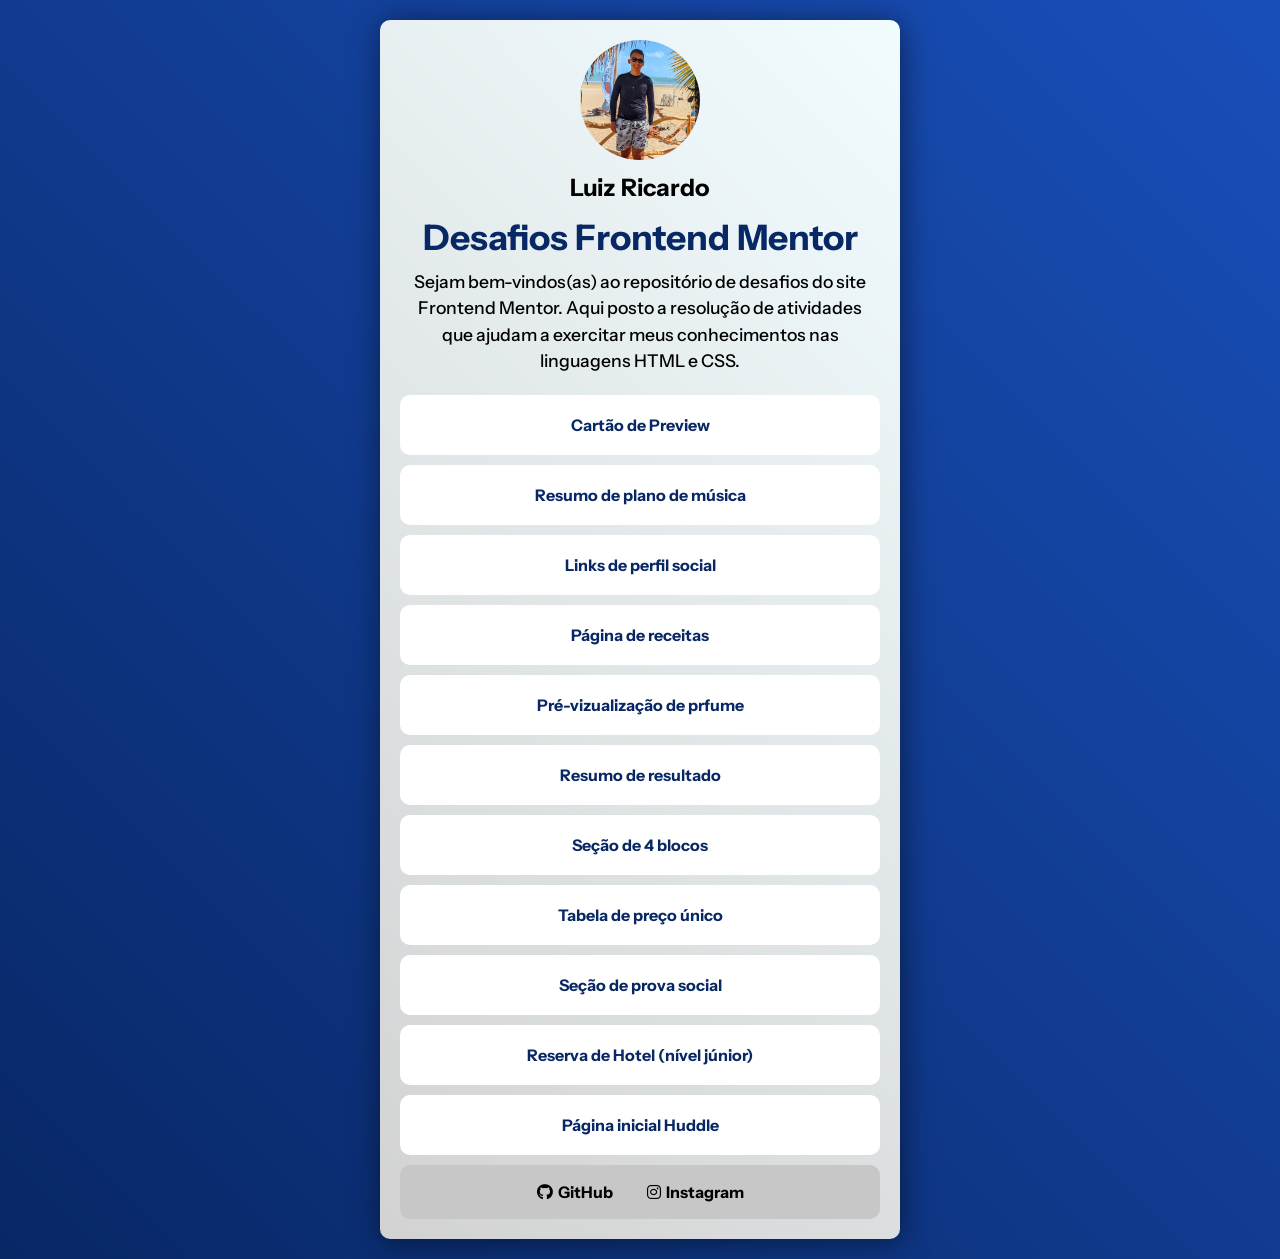
<file: index.html>
<!DOCTYPE html>
<html lang="pt-br">
<head>
    <meta charset="UTF-8">
    <meta name="viewport" content="width=device-width, initial-scale=1.0">
    <title>Repositório de Desafios do Frontend Mentor</title>

    <link rel="stylesheet" href="pagina-inicial/style.css">
    <link rel="stylesheet" href="pagina-inicial/media-query.css">
    <link rel="stylesheet" href="https://cdnjs.cloudflare.com/ajax/libs/font-awesome/6.7.2/css/all.min.css">
    <link rel="shortcut icon" href="pagina-inicial/favicon.jpg" type="image/x-icon">
</head>
<body>
    <section>
        <img src="pagina-inicial/foto-perfil.png" alt="Foto de perfil">

        <p class="nome">Luiz Ricardo</p>

        <h1>Desafios Frontend Mentor</h1>

        <p>Sejam bem-vindos(as) ao repositório de desafios do site Frontend Mentor. Aqui posto a resolução de atividades que ajudam a exercitar meus conhecimentos nas linguagens HTML e CSS.</p>

        <!-- Links -->
        <div id="links"></div>

        <div class="social">
            <div class="links">
                <a href="https://github.com/LuizRicardo08" target="_blank"><i class="fa-brands fa-github"></i>GitHub</a>

                <a href="https://www.instagram.com/lricardo.psm/" target="_blank"><i class="fa-brands fa-instagram"></i>Instagram</a>
            </div>
        </div>
    </section>

    <script src="pagina-inicial/script.js"></script>
</body>
</html>
</file>
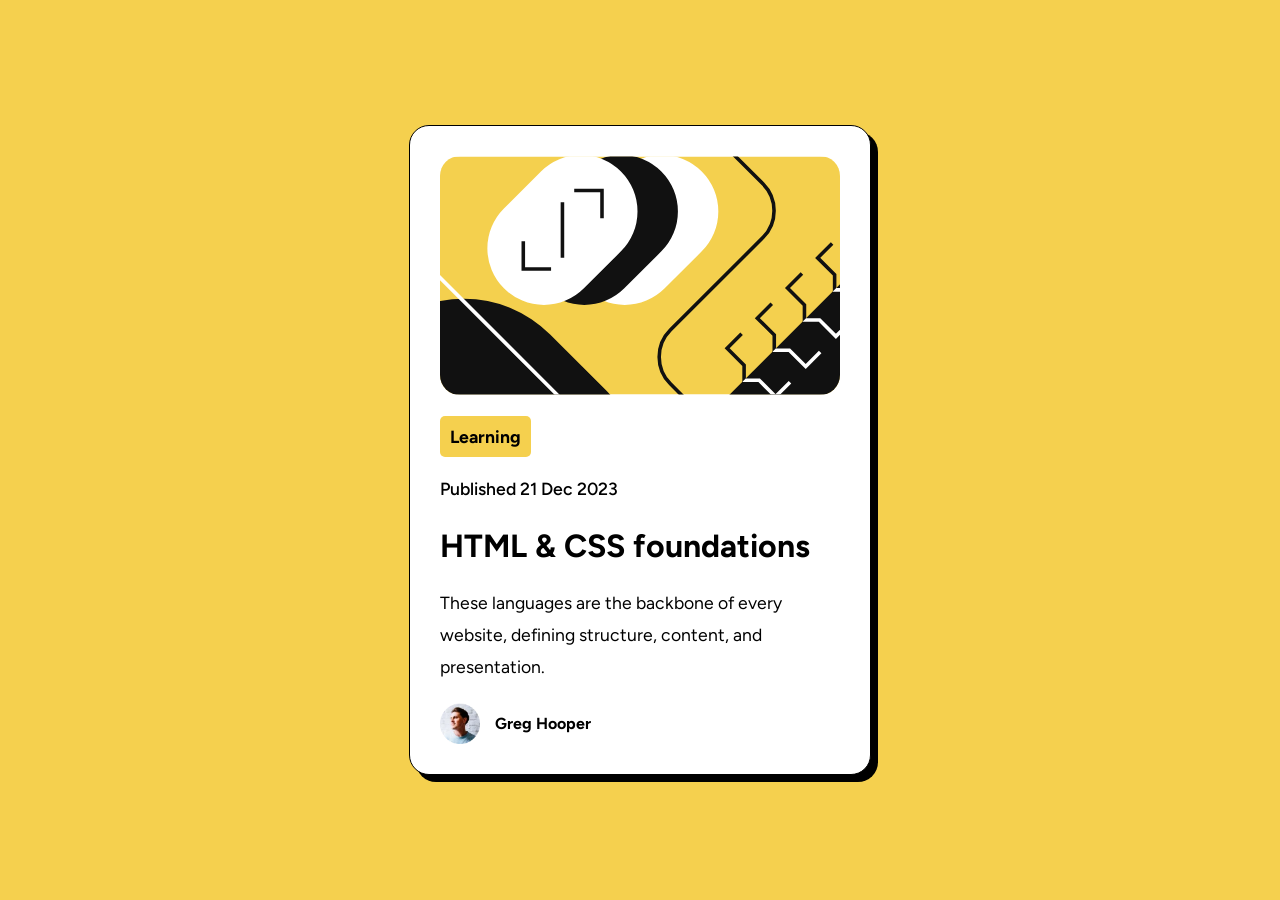
<file: carao-de-preview-blog/index.html>
<!DOCTYPE html>
<html lang="pt-br">
<head>
    <meta charset="UTF-8">
    <meta name="viewport" content="width=device-width, initial-scale=1.0">
    <link rel="stylesheet" href="style.css">
    <title>Pre-vizualização de blog</title>
</head>
<body>
    <main>

        <img src="assets/images/illustration-article.svg" alt="">

        <p><span>Learning</span></p>

        <p class="data">Published 21 Dec 2023</p>

        <h1>HTML & CSS foundations</h1>

        <p>These languages are the backbone of every website, defining structure, content, and presentation.</p>

        <div class="user">
            <img src="assets/images/image-avatar.webp" alt="">
            <p class="nome">Greg Hooper</p>
        </div>
    </main>
</body>
</html>
</file>
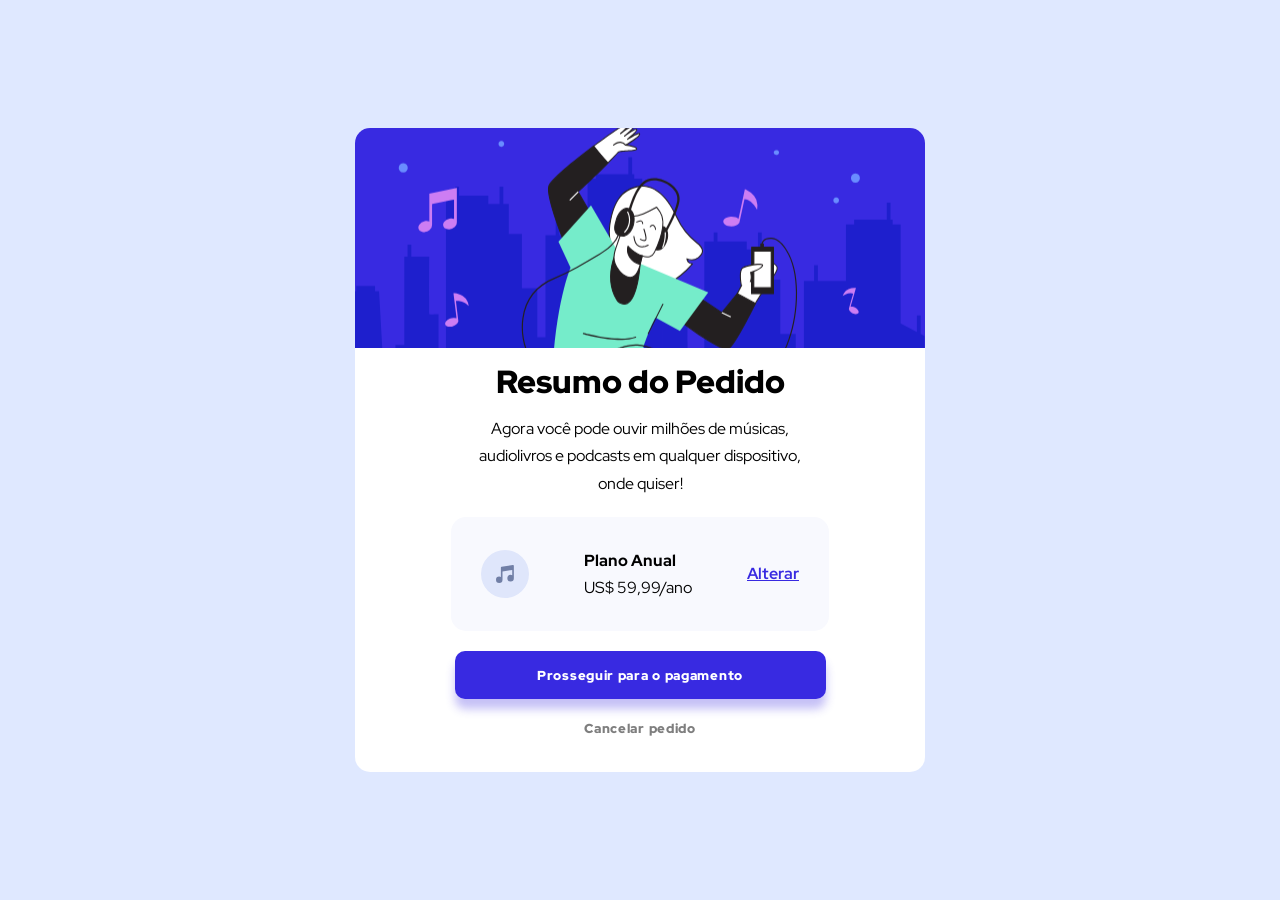
<file: componente-de-resumo-de-pedido/index.html>
<!DOCTYPE html>
<html lang="pt-br">
<head>
    <meta charset="UTF-8">
    <meta name="viewport" content="width=device-width, initial-scale=1.0">
    <title>Resumo do Pedido</title>
    <link rel="stylesheet" href="style.css">
</head>
<body>
    <main>
        <div class="foto"></div>

        <h1>Resumo do Pedido</h1>
        <p>Agora você pode ouvir milhões de músicas, audiolivros e podcasts em qualquer dispositivo, onde quiser!</p>

        <div class="plano">
            <img src="images/icon-music.svg" alt="">

            <div class="conteudo-plano">
                <p class="titulo">Plano Anual</p>
                <p>US$ 59,99/ano</p>
            </div>

            <a href="#">Alterar</a>
        </div>

        <div class="botoes">
            <button class="prosseguir">Prosseguir para o pagamento</button>
            <button class="cancelar">Cancelar pedido</button>
        </div>
    </main>
</body>
</html>
</file>
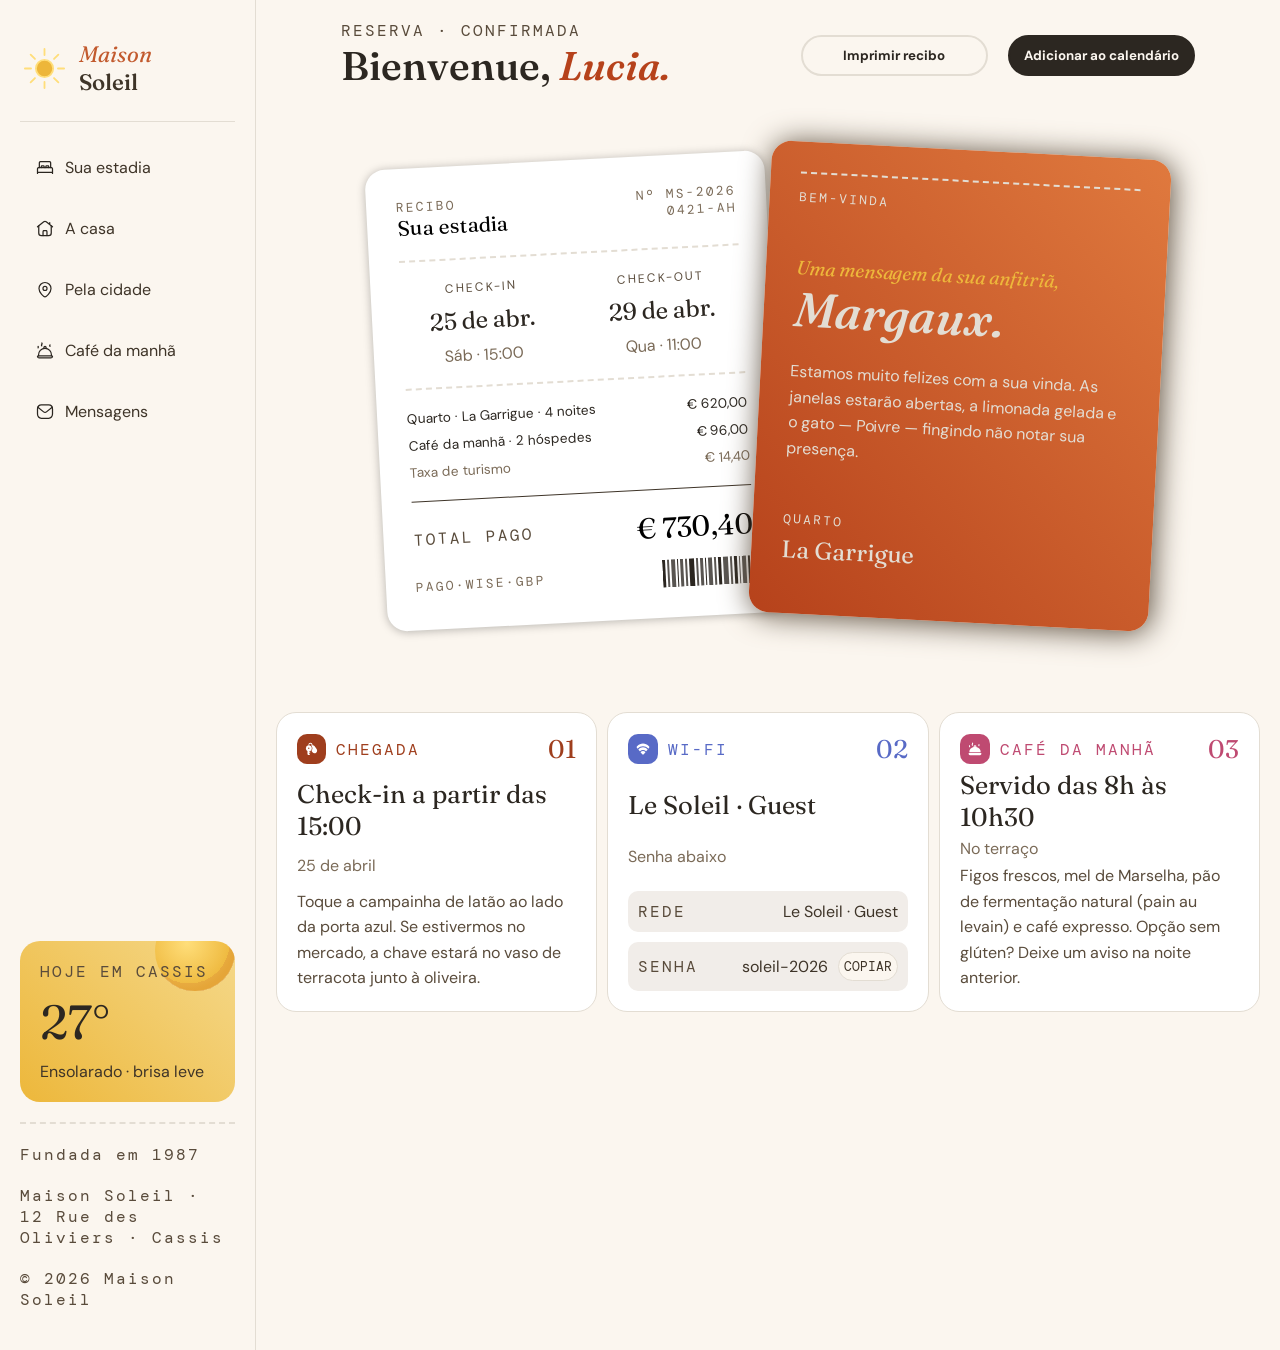
<file: confirmacao-de-reserva-hotel/index.html>
<!DOCTYPE html>
<html lang="pt-br">
<head>
    <meta charset="UTF-8">
    <meta name="viewport" content="width=device-width, initial-scale=1.0">
    <title>Confirmação de reserva de hotel</title>

    <link rel="stylesheet" href="style.css">
    <link rel="stylesheet" href="media-query.css">
</head>
<body id="corpo">
    <!-- Início da barra lateral -->

    <section class="barra-navegacao">
        <div class="logo">
            <img src="assets/images/icon-sun.svg" alt=""><p>Maison <span class="soliel">Soleil</span></p>
        </div>

        <nav class="menu" id="menu">
            <div class="cima-menu">
                <div>
                    <div class="logo"><img src="assets/images/icon-sun.svg" alt=""><p>Maison <span class="soliel">Soleil</span></p></div>
                    <div class="icone-menu" onclick="clique()"></div>
                </div>
                
                <ul class="nav-list">
                    <li><img src="assets/images/icon-bed.svg" alt=""><a href="#">Sua estadia</a></li>
                    <li><img src="assets/images/icon-house.svg" alt=""><a href="#">A casa</a></li>
                    <li><img src="assets/images/icon-pin.svg" alt=""><a href="#">Pela cidade</a></li>
                    <li><img src="assets/images/icon-breakfast-outline.svg" alt=""><a href="#">Café da manhã</a></li>
                    <li><img src="assets/images/icon-mail.svg" alt=""><a href="#">Mensagens</a></li>
                </ul>
            </div>

            <div class="baixo-menu">
                <div class="clima">
                    <p class="letra-diferente">HOJE EM CASSIS</p>
                    <p class="temperatura">27°</p>
                    <p class="condicao">Ensolarado · brisa leve</p>
                </div>

                <div class="size"> 
                    <p class="letra-diferente">Fundada em 1987</p> 
                    <p class="letra-diferente">Maison Soleil · 12 Rue des Oliviers · Cassis</p> 
                    <p class="letra-diferente">© 2026 Maison Soleil</p> 
                </div>
            </div>
        </nav>

        <div class="icone-menu" onclick="clique()"></div>
    </section>

    <!-- Fim da barra lateral -->

    <!-- Início do conteúdo principal -->

    <main>
        <header>
            <div>
                <p class="letra-diferente reserva">RESERVA · CONFIRMADA</p>
                <h1>Bienvenue, <span class="nome">Lucia.</span></h1>
            </div>

            <div class="botoes">
                <button class="imprimir">Imprimir recibo</button>
                <button class="adicionar">Adicionar ao calendário</button>
            </div>
        </header>

        <!-- Início dos cartões de reserva -->
        <!-- Cartão de recibo -->

        <div class="cartoes">
            <!-- Imagem do código de barras -->
            <!-- Cartão com mensagem do anfitrião -->
            <div class="cartao-anfitriao">
                <p class="letra-diferente bem-vinda">BEM-VINDA</p>
                <p class="titulo-anfitriao">Uma mensagem da sua anfitriã, <span>Margaux.</span></p>
                <p class="texto-anfitriao">Estamos muito felizes com a sua vinda. As janelas estarão abertas, a limonada gelada e o gato — Poivre — fingindo não notar sua presença.</p>
                <p class="letra-diferente quarto">QUARTO</p>
                <p class="nome-quarto">La Garrigue</p>
            </div>

            <!-- Cartão de recibo -->

            <div class="cartao-recibo">
                <div class="cabeca-recibo">
                    <div>
                        <p class="letra-diferente">RECIBO</p>
                        <p class="sua-estadia">Sua estadia</p>
                    </div>
                    <div class="codigo-recibo">
                        <p class="letra-diferente">Nº MS-2026</p>
                        <p class="letra-diferente">0421-AH</p>
                    </div>
                </div>
                <div class="preco-data">
                    <div>
                        <p class="letra-diferente">CHECK-IN</p>
                        <p class="dia">25 de abr.</p>
                        <p class="data">Sáb · 15:00</p>
                    </div>
                    <div>
                        <p class="letra-diferente">CHECK-OUT</p>
                        <p class="dia">29 de abr.</p>
                        <p class="data">Qua · 11:00</p>
                    </div>
                </div>
                <div class="servicos">
                    <div class="itens-servicos">
                        <p>Quarto · La Garrigue · 4 noites</p>
                        <p>€ 620,00</p>
                    </div>
                    <div class="itens-servicos">
                        <p>Café da manhã · 2 hóspedes</p>
                        <p>€ 96,00</p>
                    </div>
                    <div class="itens-servicos">
                        <p class="taxa">Taxa de turismo</p>
                        <p class="taxa">€ 14,40</p>
                    </div>
                </div>
                <div class="total">
                    <div>
                        <p class="letra-diferente">TOTAL PAGO</p>
                        <p class="preco-total">€ 730,40</p>
                    </div>
                    <div>
                        <p class="letra-diferente forma-pagamento">PAGO·WISE·GBP</p>
                        <img src="assets/images/icon-barcode.svg" alt="Código de barras">
                    </div>
                </div>
            </div>
        </div>
        <!-- Fim dos cartões de reserva -->
        <!-- Início da linha de informações do hóspede -->
        <!-- Chegada -->
        
        <div class="informacoes">
            <div class="blocos chegada">
                <div class="cabeca-infos">
                    <div>
                        <img src="assets/images/icon-key.svg" alt="">
                        <p class="letra-diferente titulo-info">CHEGADA</p>
                    </div>
                    <p class="num num-chegada">01</p>
                </div>

                <p class="assunto">Check-in a partir das 15:00</p>
                <p class="info-complem">25 de abril</p>

                <p class="info-assunto">Toque a campainha de latão ao lado da porta azul. Se estivermos no mercado, a chave estará no vaso de terracota junto à oliveira.</p>
            </div>

            <!-- Wi-Fi -->
            <div class="blocos wifi">
                <div class="cabeca-infos">
                    <div>
                        <img src="assets/images/icon-wifi.svg" alt="">
                        <p class="letra-diferente titulo-info">WI-FI</p>
                    </div>
                    <p class="num num-wifi">02</p>
                </div>
                
                <p class="assunto">Le Soleil · Guest</p>
                <p class="info-complem">Senha abaixo</p>

                <div class="rede-wifi">
                    <div class="cred-wifi nome-rede">
                        <p class="letra-diferente">REDE</p>
                        <p class="nome-wifi">Le Soleil · Guest</p>
                    </div>
                    <div class="cred-wifi senha-rede">
                        <p class="letra-diferente">SENHA</p>
                        <div>
                            <p class="senha-wifi">soleil-2026</p>
                            <button class="copiar">COPIAR</button>
                        </div>
                    </div>
                </div>
            </div>

            <!-- Café da manhã -->
            <div class="blocos cafe">
                <div class="cabeca-infos">
                    <div>
                        <img src="assets/images/icon-breakfast.svg" alt="">
                        <p class="letra-diferente titulo-info">CAFÉ DA MANHÃ</p>
                    </div>
                    <p class="num num-cafe">03</p>
                </div>

                <p class="assunto">Servido das 8h às 10h30</p>
                <p class="info-complem">No terraço</p>

                <p class="info-assunto">Figos frescos, mel de Marselha, pão de fermentação natural (pain au levain) e café expresso. Opção sem glúten? Deixe um aviso na noite anterior.</p>
            </div>
        </div>
        <!-- Fim da linha de informações do hóspede -->
        <!-- Fim do conteúdo principal -->
    </main>

    <script src="script.js"></script>
</body>
</html>
</file>
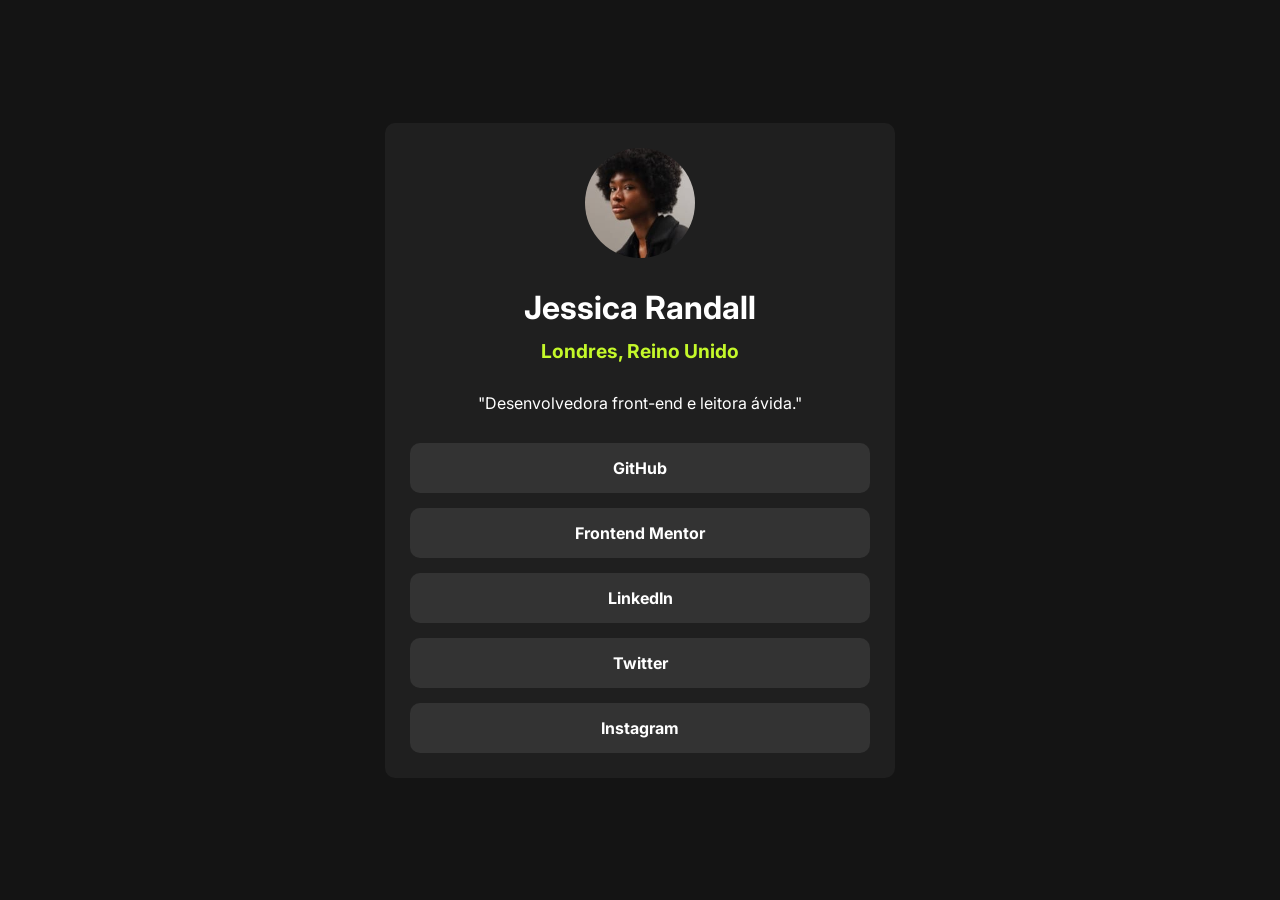
<file: links-de-perfil-social/index.html>
<!DOCTYPE html>
<html lang="pr-br">
<head>
  <meta charset="UTF-8">
  <meta name="viewport" content="width=device-width, initial-scale=1.0">
  <title>Links de perfil profissional</title>

  <link rel="stylesheet" href="style.css">
</head>
<body>
    <section>
        <img src="assets/images/avatar-jessica.jpeg" alt="Foto de perfil">
        <h1>Jessica Randall</h1>
        <p class="local">Londres, Reino Unido</p>
        
        <p class="descricao">"Desenvolvedora front-end e leitora ávida."</p>

        <a href="">GitHub</a>
        <a href="">Frontend Mentor</a>
        <a href="">LinkedIn</a>
        <a href="">Twitter</a>
        <a href="">Instagram</a>
    </section>
</body>
</html>
</file>
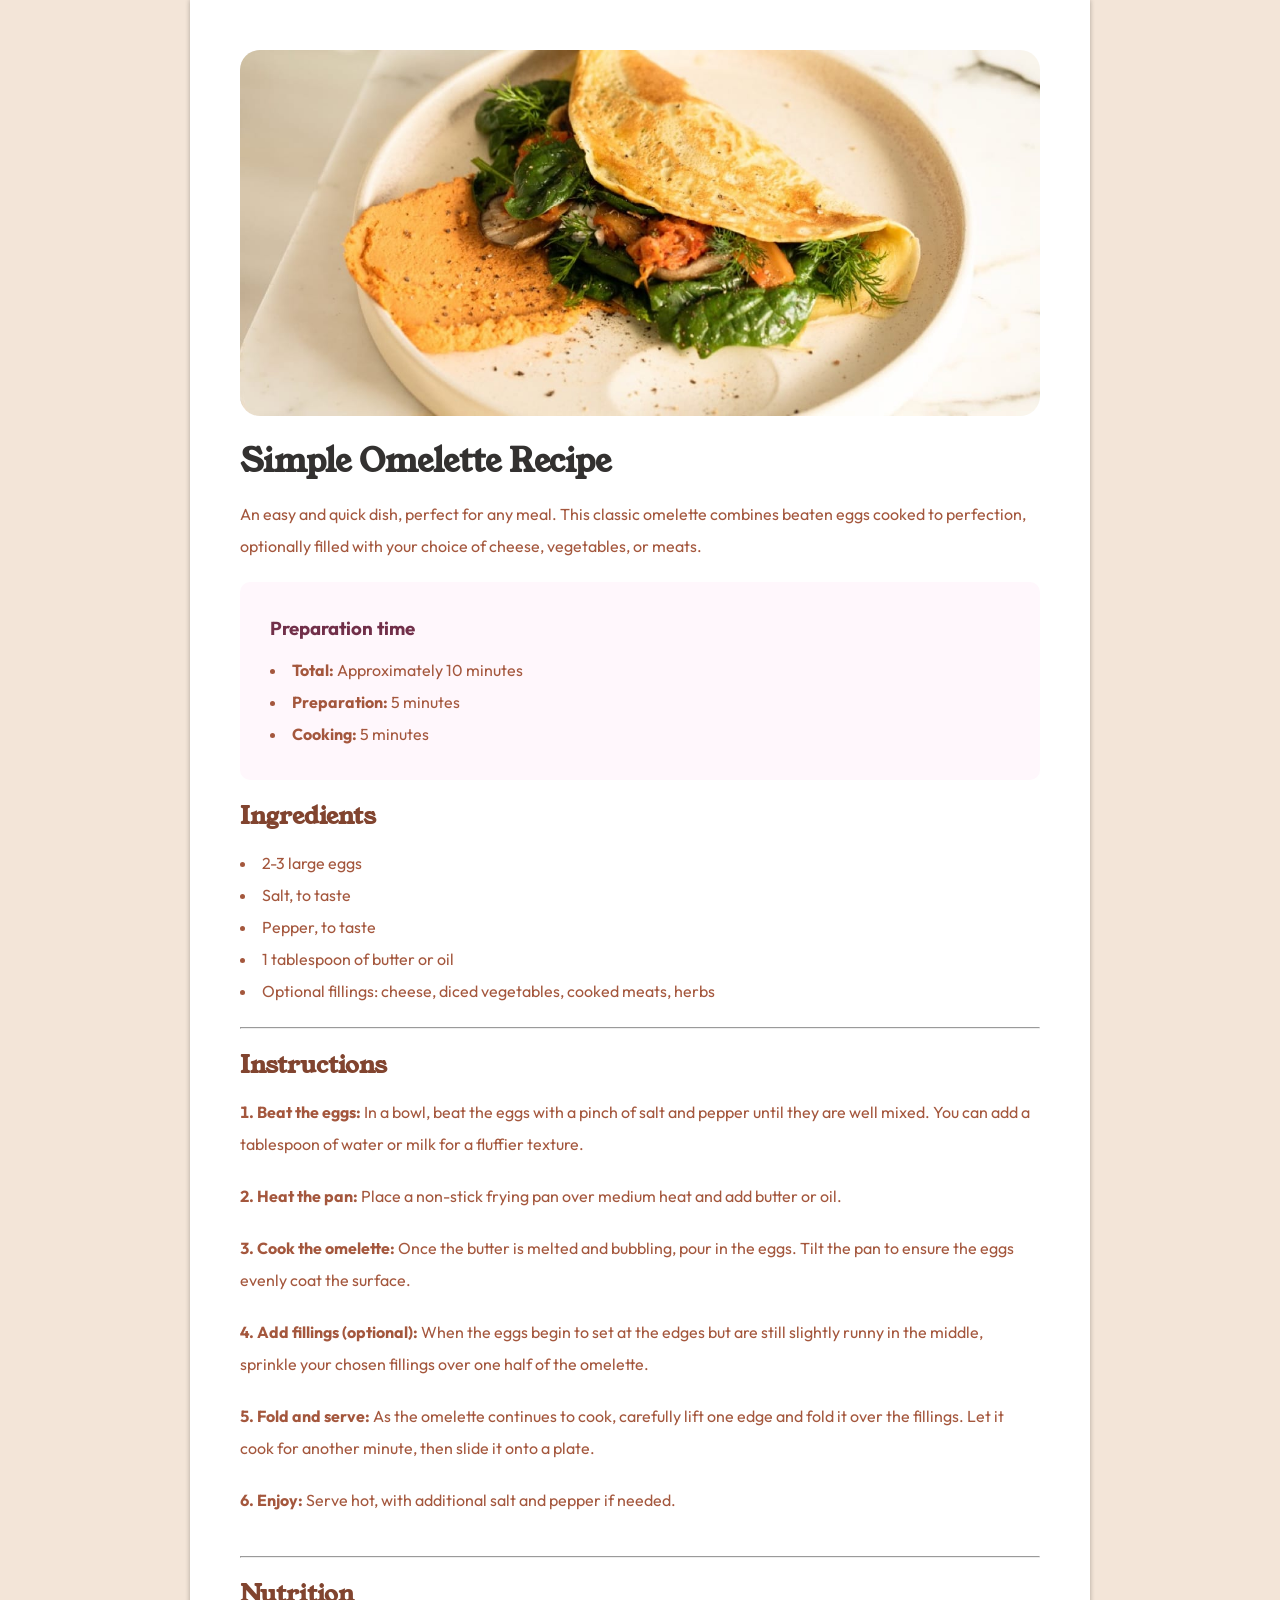
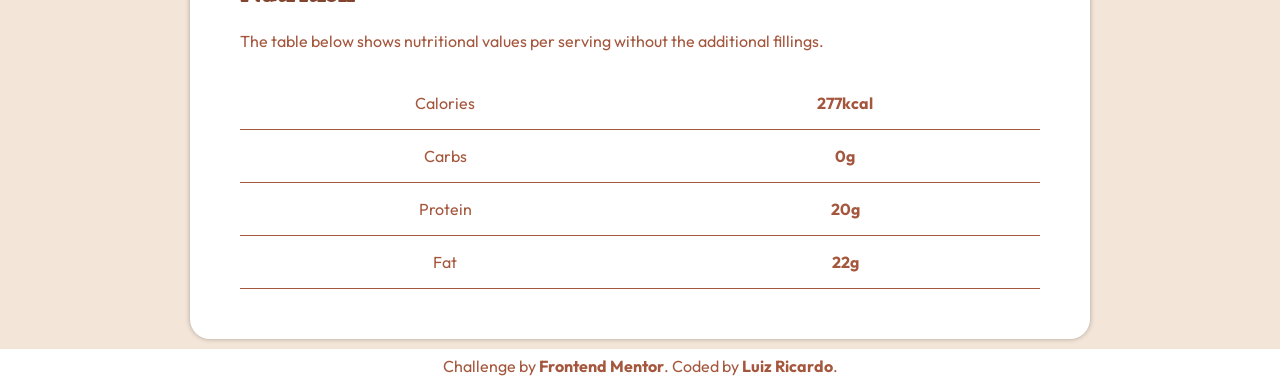
<file: pagina-de-receitas/index.html>
<!DOCTYPE html>
<html lang="en">
<head>
  <meta charset="UTF-8">
  <meta name="viewport" content="width=device-width, initial-scale=1.0"> <!-- displays site properly based on user's device -->

  <link rel="icon" type="image/png" sizes="32x32" href="./assets/images/favicon-32x32.png">
  
  <title>Frontend Mentor | Recipe page</title>

  <link rel="stylesheet" href="style.css">
</head>
<body>
    <main>
        <img src="assets/images/image-omelette.jpeg" alt="Omelette">

        <h1>Simple Omelette Recipe</h1>

        <p>
            An easy and quick dish, perfect for any meal. This classic omelette combines beaten eggs cooked
            to perfection, optionally filled with your choice of cheese, vegetables, or meats.
        </p>

        <section>
            <h3>Preparation time</h3>

            <ul>
                <li><span>Total:</span> Approximately 10 minutes</li>
                <li><span>Preparation:</span> 5 minutes</li>
                <li><span>Cooking:</span> 5 minutes</li>
            </ul>
        </section>

        <h2>Ingredients</h2>

        <ul>
            <li>2-3 large eggs</li>
            <li>Salt, to taste</li>
            <li>Pepper, to taste</li>
            <li>1 tablespoon of butter or oil</li>
            <li>Optional fillings: cheese, diced vegetables, cooked meats, herbs</li>
        </ul>

        <hr>

        <h2>Instructions</h2>
        <ol>
            <li><span>Beat the eggs:</span> In a bowl, beat the eggs with a pinch of salt and pepper until they are well mixed. You can add a tablespoon of water or milk for a fluffier texture.</li>

            <li><span>Heat the pan:</span> Place a non-stick frying pan over medium heat and add butter or oil.</li>

            <li><span>Cook the omelette:</span> Once the butter is melted and bubbling, pour in the eggs. Tilt the pan to ensure the eggs evenly coat the surface.</li>

            <li><span>Add fillings (optional):</span> When the eggs begin to set at the edges but are still slightly runny in the middle, sprinkle your chosen fillings over one half of the omelette.</li>

            <li><span>Fold and serve:</span> As the omelette continues to cook, carefully lift one edge and fold it over the fillings. Let it cook for another minute, then slide it onto a plate.</li>

            <li><span>Enjoy:</span> Serve hot, with additional salt and pepper if needed.</li>
        </ol>

        <hr>

        <h2>Nutrition</h2>

        <p>The table below shows nutritional values per serving without the additional fillings.</p>

        <table>
        <tr>
            <td>Calories</td>
            <td><span>277kcal</span></td>
        </tr>
        <tr>
            <td>Carbs</td>
            <td><span>0g</span></td>
        </tr>
        <tr>
            <td>Protein</td>
            <td><span>20g</span></td>
        </tr>
        <tr>
            <td>Fat</td>
            <td><span>22g</span></td>
        </tr>
        </table>
    </main>
  
  <footer class="attribution">
    <p>
        Challenge by <a href="https://www.frontendmentor.io?ref=challenge">Frontend Mentor</a>.
        Coded by <a href="#">Luiz Ricardo</a>.
    </p>
  </footer>
</body>
</html>
</file>
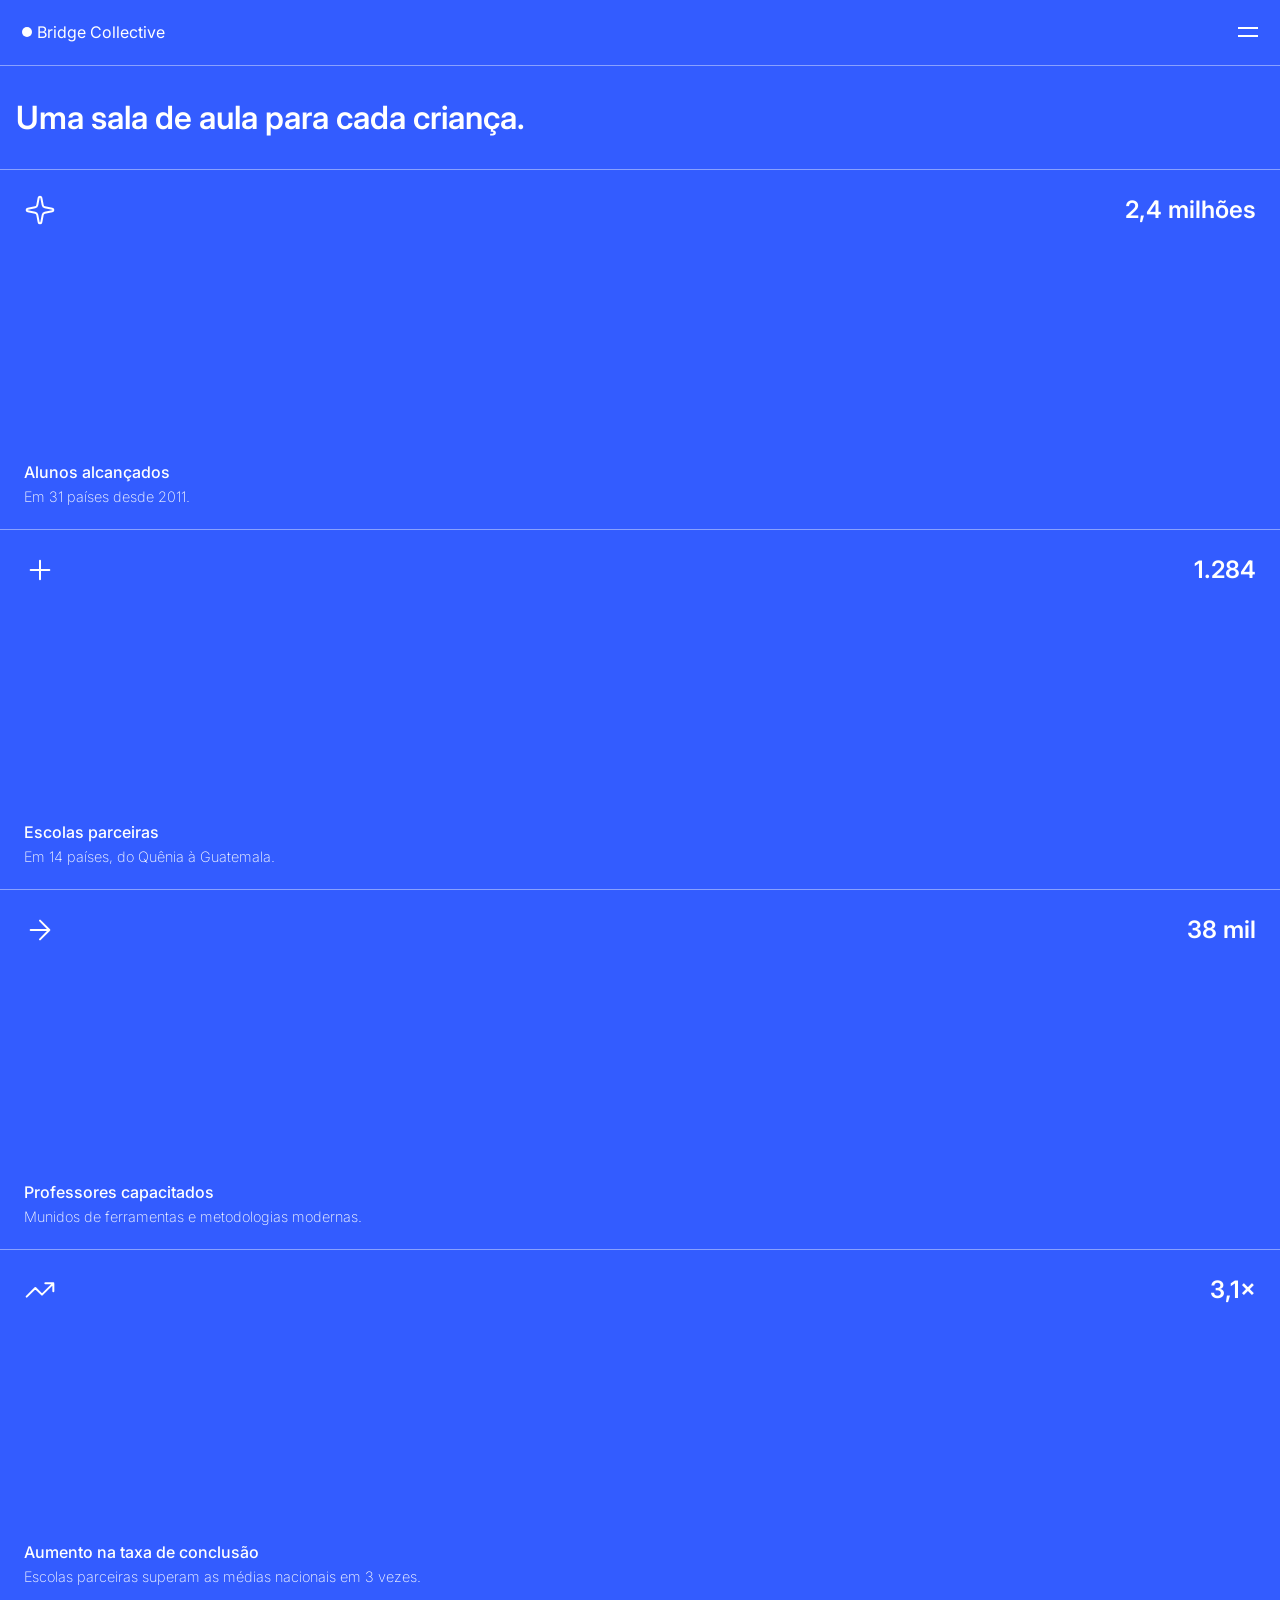
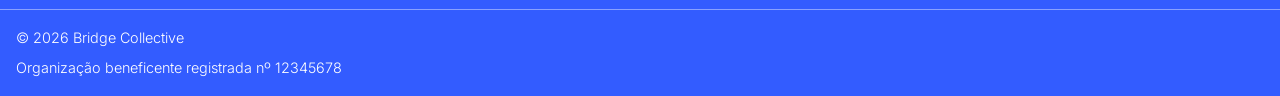
<file: pagina-inicial-grid/index.html>
<!DOCTYPE html>
<html lang="pt-br">
<head>
    <meta charset="UTF-8">
    <meta name="viewport" content="width=device-width, initial-scale=1.0">
    <title>Página inicial Grid</title>
    <link rel="stylesheet" href="style.css">
</head>
<body>
    <!-- Navegação -->
    <header>
        <span class="logo-title"><div class="circle"></div>Bridge Collective</span>

        <div class="menu-icon">
            <div class="rows"></div>
            <div class="rows"></div>
        </div>

        <nav class="nav-menu">
            <ul>
                <li>Sobre nós</li>
                <li>Nosso trabalho</li>
                <li>Parceiros</li>
                <li>Relatório anual</li>
                <li>Doar</li>
            </ul>
        </nav>
    </header>

    <!-- Destaque Principal -->
    <main>
        <div class="main-block">
            <h1>Uma sala de aula para cada criança.</h1>

            <!-- <p>Financiamos escolas, capacitamos professores e mensuramos o que funciona — para que cada criança que alcançamos hoje conclua seus estudos amanhã.</p> -->
        </div>

        <!-- Estatísticas -->
        <div class="estatisticas">
            <div class="blocos-estatisticas">
                <div class="statistic-header"><img src="assets/images/icon-sparkle.svg" alt=""> <h2>2,4 milhões</h2></div>
                <div class="statistic-footer">
                    <span class="statistic-title">Alunos alcançados</span>
                    <p>Em 31 países desde 2011.</p>
                </div>
            </div>

            <div class="blocos-estatisticas">
                <div class="statistic-header"><img src="assets/images/icon-plus.svg" alt=""> <h2>1.284</h2></div>
                <div class="statistic-footer">
                    <span class="statistic-title">Escolas parceiras</span>
                    <p>Em 14 países, do Quênia à Guatemala.</p>
                </div>
            </div>

            <div class="blocos-estatisticas">
                <div class="statistic-header"><img src="assets/images/icon-arrow-right.svg" alt=""> <h2>38 mil</h2></div>
                <div class="statistic-footer">
                    <span class="statistic-title">Professores capacitados</span>
                    <p>Munidos de ferramentas e metodologias modernas.</p>
                </div>
            </div>
            
            <div class="blocos-estatisticas">
                <div class="statistic-header"><img src="assets/images/icon-trending-up.svg" alt=""> <h2>3,1×</h2></div>
                <div class="statistic-footer">
                    <span class="statistic-title">Aumento na taxa de conclusão</span>
                    <p>Escolas parceiras superam as médias nacionais em 3 vezes.</p>
                </div>
            </div>
        </div>
    </main>

    <!-- Rodapé -->
    
    <footer>
        <div class="copyright"><p>© 2026 Bridge Collective</p></div>
        <div class="register"><p>Organização beneficente registrada nº 12345678</p></div>
    </footer>
    
</body>
</html>
</file>
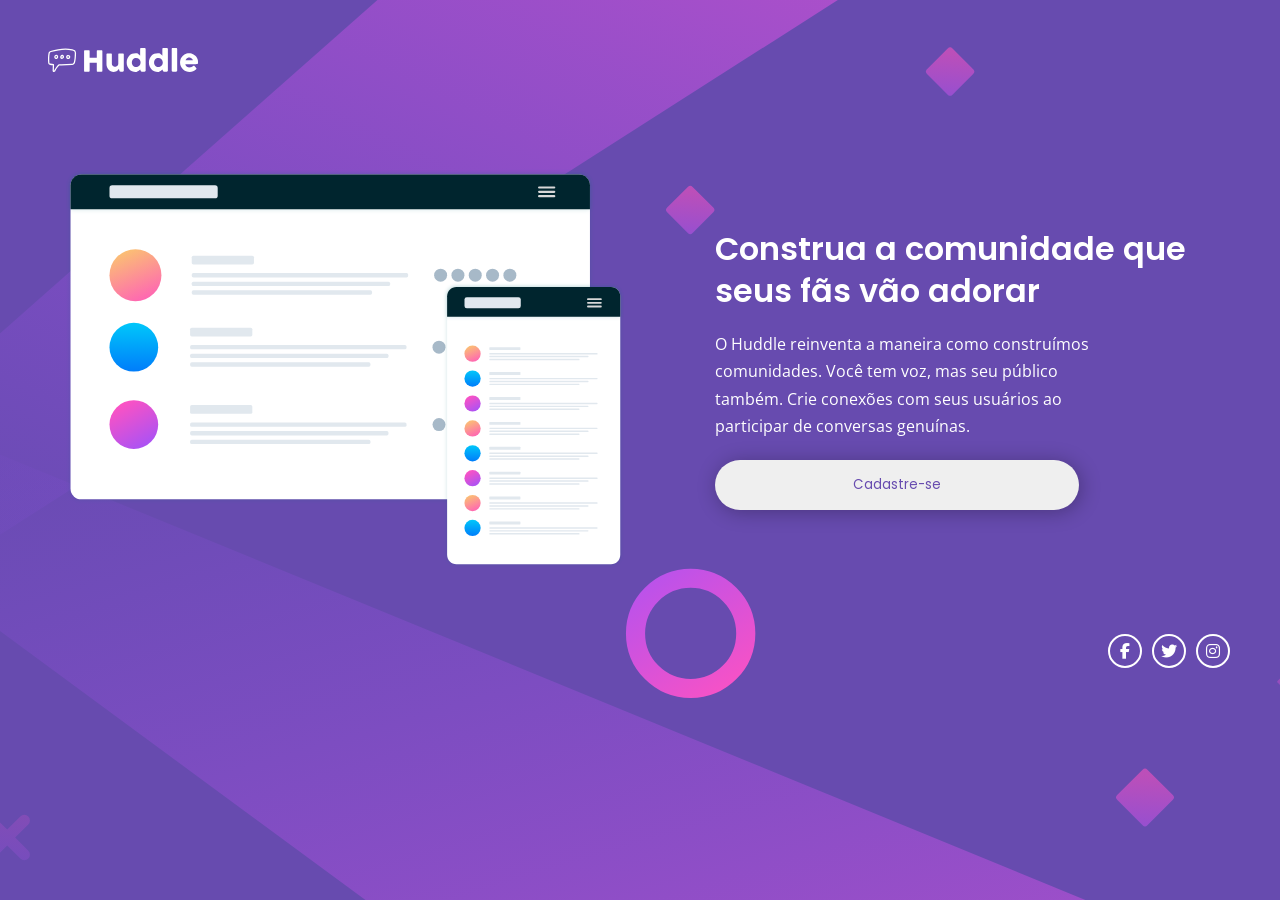
<file: pagina-inicial-huddle/index.html>
<!DOCTYPE html>
<html lang="pt-br">
<head>
    <meta charset="UTF-8">
    <meta name="viewport" content="width=device-width, initial-scale=1.0">
    <title>Página inicial do Huddle</title>
    <link rel="stylesheet" href="style.css">
    <link rel="stylesheet" href="media-query.css">
    <link rel="stylesheet" href="https://cdnjs.cloudflare.com/ajax/libs/font-awesome/6.7.2/css/all.min.css">
</head>
<body>
    <header><img src="images/logo.svg" alt=""></header>

    <main>
        <img src="images/illustration-mockups.svg" alt="">

        <div class="conteudo">
            <h1>Construa a comunidade que seus fãs vão adorar</h1>
            <p>O Huddle reinventa a maneira como construímos comunidades. Você tem voz, mas seu público também. Crie conexões com seus usuários ao participar de conversas genuínas.</p>
            <button>Cadastre-se</button>
        </div>
    </main>
    <footer>
        <div class="icones">
            <a href="#"><i class="fa-brands fa-facebook-f"></i></a>
            <a href="#"><i class="fa-brands fa-twitter"></i></i></a>
            <a href="#"><i class="fa-brands fa-instagram"></i></a>
        </div>
    </footer>
</body>
</html>
</file>
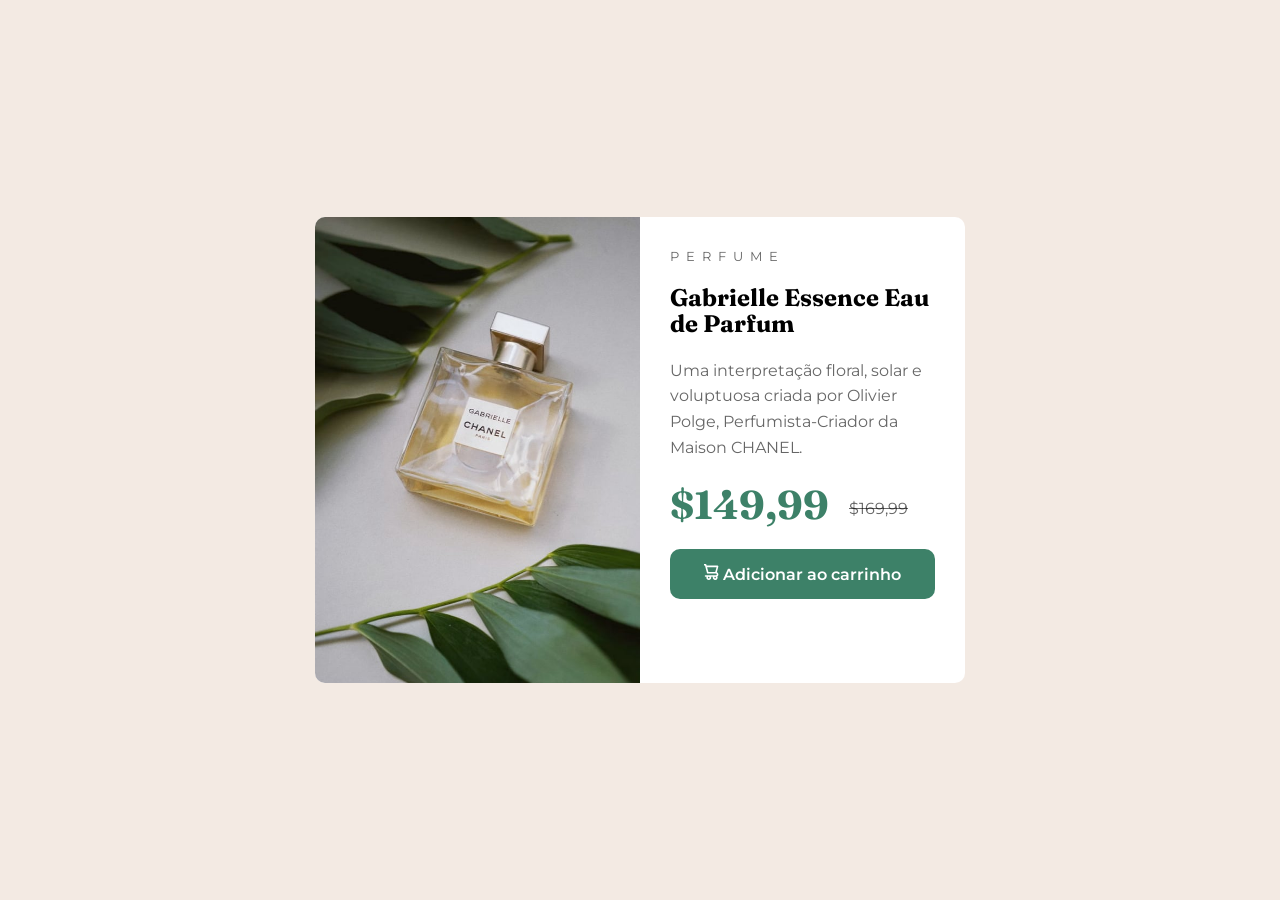
<file: pre-vizualizacao-perfume/index.html>
<!DOCTYPE html>
<html lang="pr-br">
<head>
    <meta charset="UTF-8">
    <meta name="viewport" content="width=device-width, initial-scale=1.0">
    <title>Perfume</title>

    <link rel="stylesheet" href="estilo/geral.css">
    <link rel="stylesheet" href="estilo/media-query.css">
</head>
<body>
    <section>
        <div class="imagem"> <!--Imagem--> </div>

        <div class="conteudo">
            <span class="perfume">PERFUME</span>

            <h1>Gabrielle Essence Eau de Parfum</h1>

            <p>Uma interpretação floral, solar e voluptuosa criada por Olivier Polge, Perfumista-Criador da Maison CHANEL.</p>

            <div class="precos">
                <span class="preco-principal">$149,99</span>
                <span class="preco-riscado">$169,99</span>
            </div>

            <a href="#"><img src="images/icon-cart.svg" alt="Ícone do carrinho"> Adicionar ao carrinho</a>
        </div>
    </section>
</body>
</html>
</file>
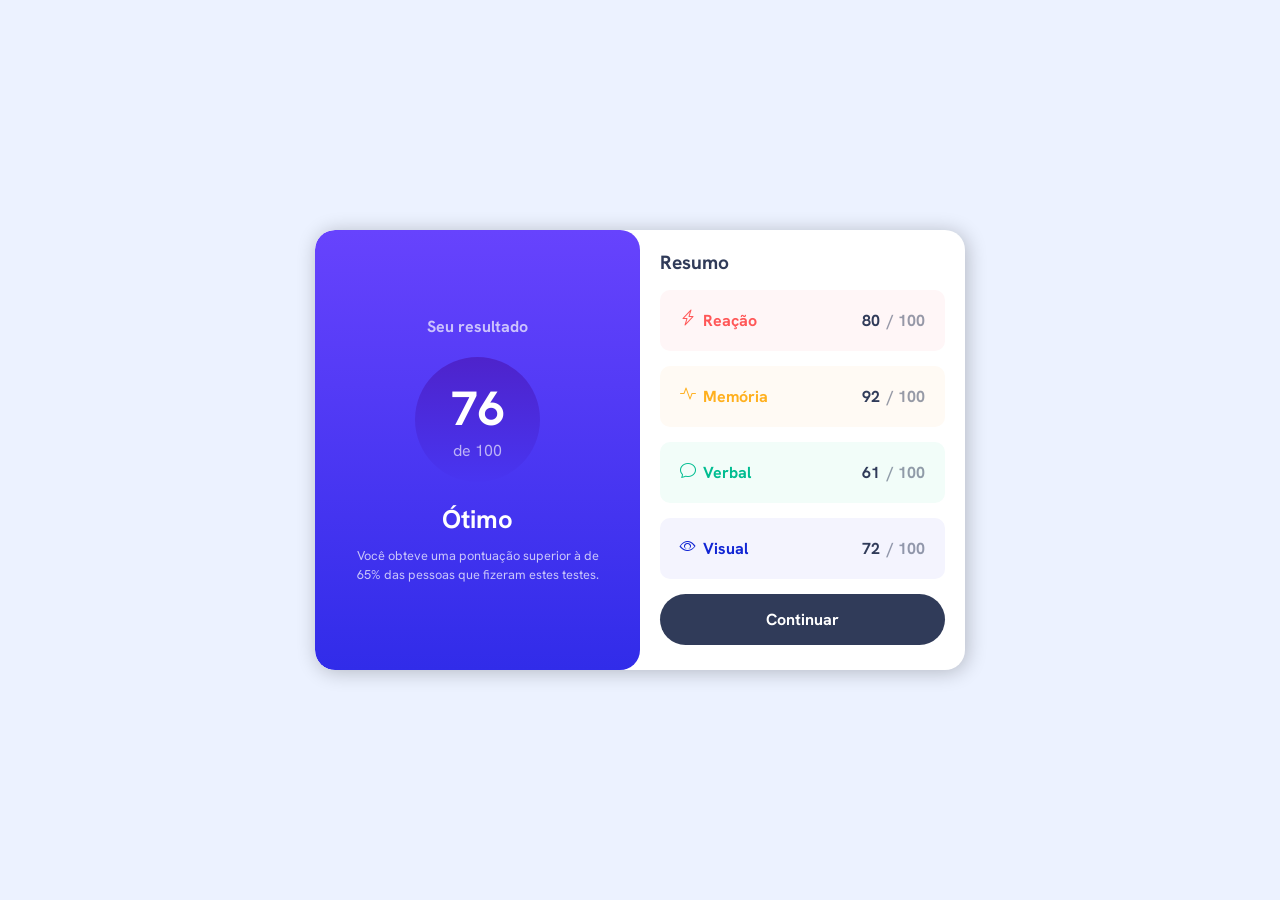
<file: resumo-de-resultado/index.html>
<!DOCTYPE html>
<html lang="pt-br">
<head>
    <meta charset="UTF-8">
    <meta name="viewport" content="width=device-width, initial-scale=1.0">
    <title>Resumo de Resultado</title>

    <link rel="stylesheet" href="style.css">
    <link rel="stylesheet" href="media-query.css">

    <link rel="stylesheet" href="https://cdn.jsdelivr.net/npm/bootstrap-icons@1.13.1/font/bootstrap-icons.min.css">
</head>
<body>
    <main>
        <div class="seu-resultado">
            <div class="conteudo-resultado">
                <p class="titulo">Seu resultado</p>
                <div class="circulo">
                    <div class="conteudo-circulo">
                        <p class="pontos">76</p>
                        <p class="qtd-tot">de 100</p>
                    </div>
                </div>
                <p class="qualidade">Ótimo</p>
                <p class="texto">Você obteve uma pontuação superior à de 65% das pessoas que fizeram estes testes.</p>
            </div>
        </div>
        
        <div class="conteudo-main">
            <h1>Resumo</h1>
            <div class="skils reacao">
                <p><i class="bi bi-lightning-charge"></i>Reação</p>
                <p class="pts"><span>80</span> / 100</p>
            </div>
            
            <div class="skils memoria">
                <p><i class="bi bi-activity"></i>Memória</p>
                <p class="pts"><span>92</span> / 100</p>
            </div>
            <div class="skils verbal">
                <p><i class="bi bi-chat"></i>Verbal</p>
                <p class="pts"><span>61</span> / 100</p>
            </div>
            <div class="skils visual">
                <p><i class="bi bi-eye"></i>Visual</p>
                <p class="pts"><span>72</span> / 100</p>
            </div>

            <a href="#">Continuar</a>
        </div>
    </main>
</body>
</html>
</file>
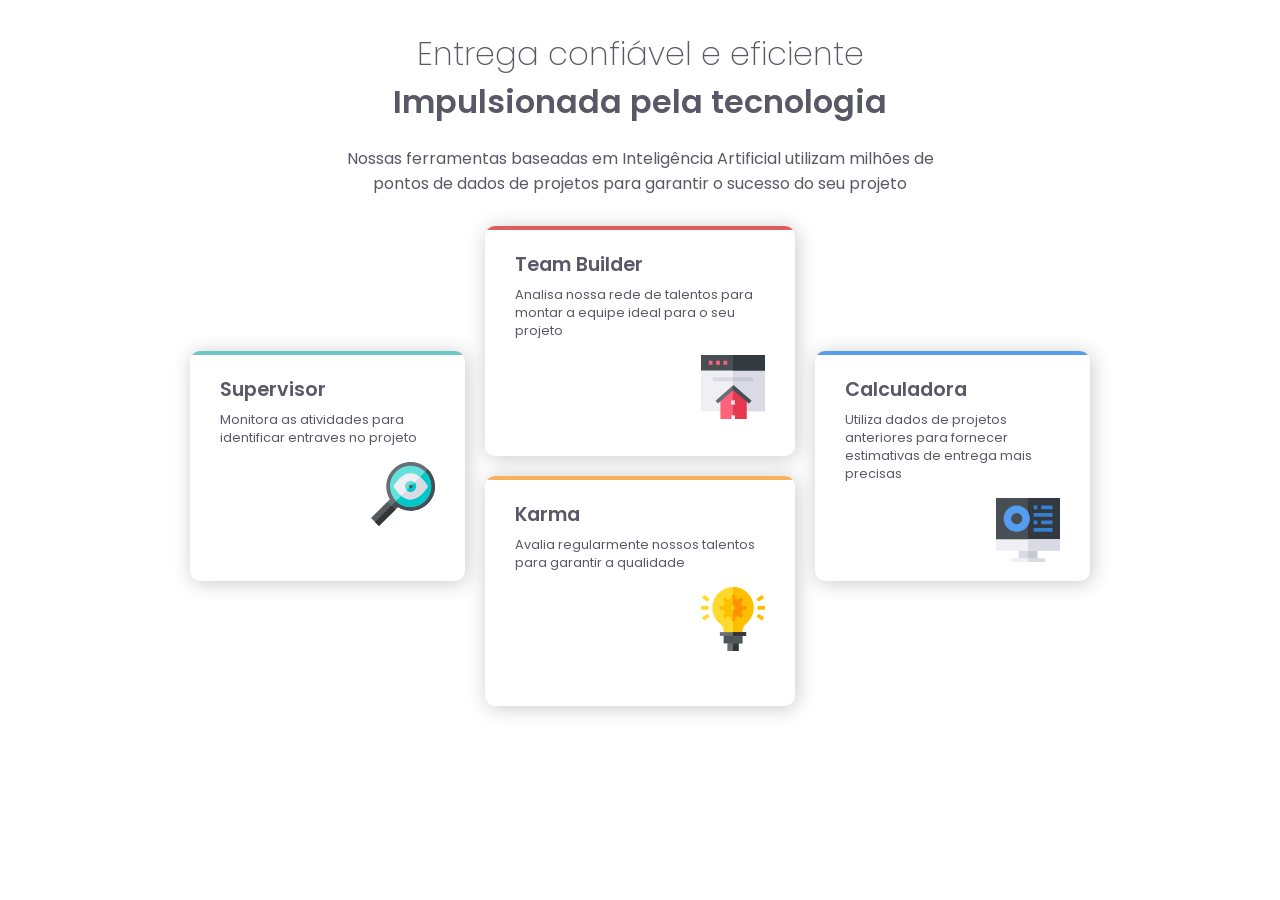
<file: secao-de-4-cartoes/index.html>
<!DOCTYPE html>
<html lang="pt-br">
<head>
    <meta charset="UTF-8">
    <meta name="viewport" content="width=device-width, initial-scale=1.0">
    <title>Seção de 4 cartões</title>

    <link rel="stylesheet" href="style.css">
    <link rel="stylesheet" href="media-query.css">
</head>
<body>
    <main>
        <section>
            <h1 class="titulo-apagado">Entrega confiável e eficiente</h1>
            <h1 class="titulo-destaque">Impulsionada pela tecnologia</h1>
            
            <p class="descricao">Nossas ferramentas baseadas em Inteligência Artificial utilizam milhões de pontos de dados de projetos para garantir o sucesso do seu projeto</p>

            <div class="skils">
                <div class="blocos supervisor">
                    <div class="detalhe detalhe-super"></div>
                    <h2>Supervisor</h2>
                    <p>Monitora as atividades para identificar entraves no projeto</p>
                    <img src="images/icon-supervisor.svg" alt="">
                </div>
                <div class="centro">
                    <div class="blocos time">
                        <div class="detalhe detalhe-time"></div>
                        <h2>Team Builder</h2>
                        <p>Analisa nossa rede de talentos para montar a equipe ideal para o seu projeto</p>
                        <img src="images/icon-team-builder.svg" alt="">
                    </div>
                
                    <div class="blocos karma">
                        <div class="detalhe detalhe-karma"></div>
                        <h2>Karma</h2>
                        <p>Avalia regularmente nossos talentos para garantir a qualidade</p>
                        <img src="images/icon-karma.svg" alt="">
                    </div>
                </div>
                <div class="blocos calculadora">
                    <div class="detalhe detalhe-calc"></div>
                    <h2>Calculadora</h2>
                    <p>Utiliza dados de projetos anteriores para fornecer estimativas de entrega mais precisas</p>
                    <img src="images/icon-calculator.svg" alt="">
                </div>
            </div>
        </section>
    </main>  
</body>
</html>
</file>
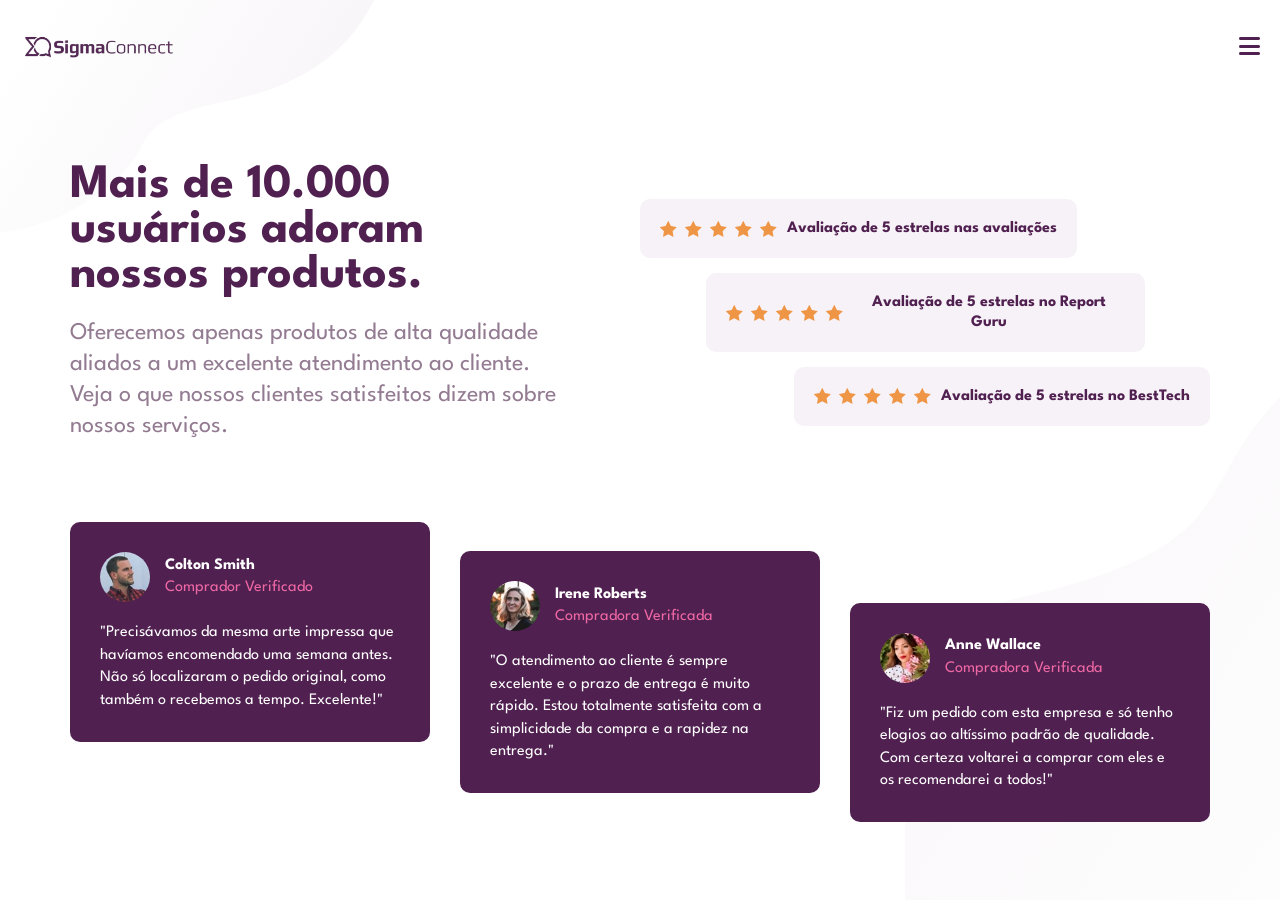
<file: secao-de-prova-social/index.html>
<!DOCTYPE html>
<html lang="pt-br">
<head>
    <meta charset="UTF-8">
    <meta name="viewport" content="width=device-width, initial-scale=1.0">
    <title>Seção de prova social</title>

    <link rel="stylesheet" href="style.css">
    <link rel="stylesheet" href="media-query.css">
    <link rel="stylesheet" href="https://cdnjs.cloudflare.com/ajax/libs/font-awesome/6.5.1/css/all.min.css">
</head>
<body onresize="mudouTamanho()">
    <main>
        <header>
            <div class="foto-menu">
                <img src="images/sigma-connect.png" alt="">
                <i class="fa-solid fa-bars" onclick="menu()"></i>
            </div>
            <nav id="menu">
                <ul>
                    <li>Início</li>
                    <li>Serviços</li>
                    <li>Contato</li>
                    <li>Sobre</li>
                </ul>
            </nav>
        </header>
        <section>
            <!-- Container do cnteúdo de cima da section -->
            <div class="cima">
                <div class="conteudo-section">
                    <h1>Mais de 10.000 usuários adoram nossos produtos.</h1>
                    <p>
                        Oferecemos apenas produtos de alta qualidade aliados a um excelente atendimento ao cliente.
                        Veja o que nossos clientes satisfeitos dizem sobre nossos serviços.
                    </p>
                </div>

                <!-- Container com os blocos das estrelas -->
                <div class="container-ava">
                    <div class="avaliacao" id="ava1">
                        <div class="estrelas">
                            <img src="images/icon-star.svg" alt="">
                            <img src="images/icon-star.svg" alt="">
                            <img src="images/icon-star.svg" alt="">
                            <img src="images/icon-star.svg" alt="">
                            <img src="images/icon-star.svg" alt="">
                        </div>
                        <p>Avaliação de 5 estrelas nas avaliações</p>
                    </div>
                    
                    <div class="avaliacao" id="ava2">
                        <div class="estrelas">
                            <img src="images/icon-star.svg" alt="">
                            <img src="images/icon-star.svg" alt="">
                            <img src="images/icon-star.svg" alt="">
                            <img src="images/icon-star.svg" alt="">
                            <img src="images/icon-star.svg" alt="">
                        </div>
                        <p>Avaliação de 5 estrelas no Report Guru</p>
                    </div>
                    <div class="avaliacao" id="ava3">
                        <div class="estrelas">
                            <img src="images/icon-star.svg" alt="">
                            <img src="images/icon-star.svg" alt="">
                            <img src="images/icon-star.svg" alt="">
                            <img src="images/icon-star.svg" alt="">
                            <img src="images/icon-star.svg" alt="">
                        </div>
                        <p>Avaliação de 5 estrelas no BestTech</p>
                    </div>
                </div>
            </div>
            
            <!-- container com os itens para ficar diagonal -->
            <div class="diagonal">
                <div class="bloco" id="bloco1">
                    <div class="infos">
                        <img src="images/image-colton.jpg" alt="Foto cotton">
                        <div class="texto-info">
                            <p class="nomes">Colton Smith</p>
                            <p class="compra">Comprador Verificado</p>
                        </div>
                    </div>
                    <p>
                        "Precisávamos da mesma arte impressa que havíamos encomendado uma semana antes.
                        Não só localizaram o pedido original, como também o recebemos a tempo.
                        Excelente!"
                    </p>
                </div>
                
                <div class="bloco" id="bloco2">
                    <div class="infos">
                        <img src="images/image-irene.jpg" alt="Foto irene">
                        <div class="texto-info">
                            <p class="nomes">Irene Roberts</p>
                            <p class="compra">Compradora Verificada</p>
                        </div>
                    </div>
                    <p>
                        "O atendimento ao cliente é sempre excelente e o prazo de entrega é muito rápido.
                        Estou totalmente satisfeita com a simplicidade da compra e a rapidez na entrega."
                    </p>
                </div>
                
                <div class="bloco" id="bloco3">
                    <div class="infos">
                        <img src="images/image-anne.jpg" alt="Foto anne">
                        <div class="texto-info">
                            <p class="nomes">Anne Wallace</p>
                            <p class="compra">Compradora Verificada</p>
                        </div>
                    </div>
                    <p>
                        "Fiz um pedido com esta empresa e só tenho elogios ao altíssimo
                        padrão de qualidade. Com certeza voltarei a comprar com eles e os recomendarei a todos!"
                    </p>
                </div>
            </div>
        </section>
    </main>
</body>
</html>
</file>
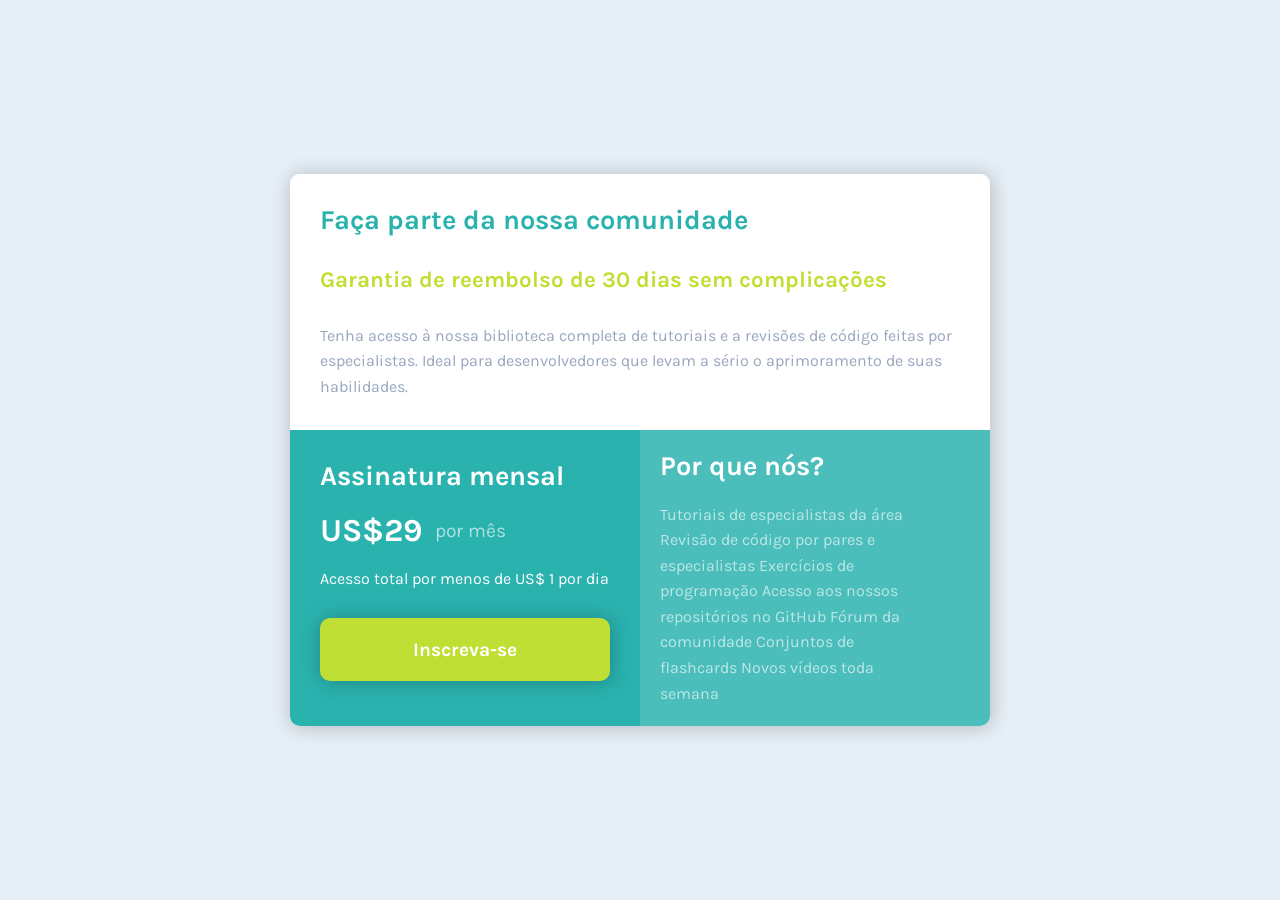
<file: tabela-de-preço-unico/index.html>
<!DOCTYPE html>
<html lang="pt-br">
<head>
    <meta charset="UTF-8">
    <meta name="viewport" content="width=device-width, initial-scale=1.0">
    <title>Tabela de preço único</title>

    <link rel="stylesheet" href="style.css">
    <link rel="stylesheet" href="media-query.css">
</head>
<body>
    <main>
        <section>
            <div class="cima">
                <div class="comunidade">
                    <h1>Faça parte da nossa comunidade</h1>
                    <h2>Garantia de reembolso de 30 dias sem complicações</h2>
                    <p>Tenha acesso à nossa biblioteca completa de tutoriais e a revisões de código feitas por especialistas. Ideal para desenvolvedores que levam a sério o aprimoramento de suas habilidades.</p>
                </div>
            </div>
            <div class="baixo">
                <div class="assinatura">
                    <h1>Assinatura mensal</h1>
                    <div class="valor"><p class="preco">US$29</p> <p class="duracao">por mês</p></div>
                    <p>Acesso total por menos de US$ 1 por dia</p>
                    <a href="%">Inscreva-se</a>
                </div>
                <div class="resto">
                    <h1>Por que nós?</h1>
                    <p>
                        Tutoriais de especialistas da área
                        Revisão de código por pares e especialistas
                        Exercícios de programação
                        Acesso aos nossos repositórios no GitHub
                        Fórum da comunidade
                        Conjuntos de flashcards
                        Novos vídeos toda semana
                    </p>
                </div>
            </div>
        </section>
    </main>
</body>
</html>
</file>
<file: pagina-inicial/style.css>
@charset "UTF-8";

@import url('https://fonts.googleapis.com/css2?family=Instrument+Sans:ital,wght@0,400..700;1,400..700&display=swap');

:root{
    --cor1--gradiente: #D2D2D2;
    --cor2-gradiente: #F1FCFF;
    --cor-destaque: #082765;
    --cor-sombra: hsla(217, 100%, 16%, 0.403);
    --cor-sombra-celular: rgba(0, 0, 0, 0.504);
    --cor-social: rgb(199, 199, 199);

    --fonte-principal: "Instrument Sans", sans-serif;
}

* {
    padding: 0px;
    margin: 0px;
    font-family: Arial, Helvetica, sans-serif;
    box-sizing: border-box;
}

body{
    display: flex;
    justify-content: center;
    align-items: center;
    
    min-height: 100vh;
    background-color: var(--cor-destaque);
}

img{
    display: block;
    border-radius: 100%;
    height: 120px;
    margin: auto;
}

section{
    background-image: linear-gradient(45deg, var(--cor1--gradiente), var(--cor2-gradiente));
    padding: 20px;
    border-radius: 10px;
    margin: 20px;
    box-shadow: 2px 2px 30px var(--cor-sombra-celular);
    max-width: 610px;
}

.nome{
    font-weight: 900;
    font-size: 1.5em;
}

section h1{
    font-family: var(--fonte-principal);
    color: var(--cor-destaque);
    font-size: 2.2em;
    text-align: center;
    font-weight: bolder;
    padding-left: 5px;
    padding-right: 5px;
}

section p{
    font-family: var(--fonte-principal);
    line-height: 1.5em;
    padding: 10px;
    font-weight: 500;
    text-align: center;
    max-width: 480px;
    font-size: 1.1em;
}

#links > a{
    display: block;
    text-decoration: none;
    color: var(--cor-destaque);
    font-family: var(--fonte-principal);
    font-weight: 700;
    background-color: white;
    width: 100%;
    text-align: center;
    padding: 20px;
    margin-top: 10px;
    border-radius: 10px;
    transition: 0.3s;
}

section a:hover{
    background-color: var(--cor-destaque);
    color: white;
    box-shadow: 0px 0px 20px var(--cor-sombra);
}

.social{
    text-align: center;
    width: 100%;
    padding: 10px;
    background-color: var(--cor-social);
    margin-top: 10px;
    border-radius: 10px;
}

.social a{
    font-family: var(--fonte-principal);
    text-decoration: none;
    color: black;
    font-weight: 800;
    padding: 7px;
    border-radius: 7px;
    transition: 0.3s;
}

.social a:hover{
    background-color: black;
    color: white;
}

.social i{
    padding-right: 5px;
}

.links{
    display: flex;
    justify-content: center;
    gap: clamp(0px, 2vw, 20px);
}
</file>
<file: pagina-inicial/media-query.css>
@charset "UTF-8";

:root{
    --cor-grdiente1: #082765;
    --cor-grdiente2: #194fba;
}

@media screen and (min-width: 650px){
    body{
        background-image: linear-gradient(45deg, var(--cor-grdiente1), var(--cor-grdiente2));
    }
}
</file>
<file: carao-de-preview-blog/style.css>
@charset "UTF-8";

@import url('https://fonts.googleapis.com/css2?family=Figtree:ital,wght@0,300..900;1,300..900&display=swap');



*{
    padding: 0px;
    margin: 0px;
}

:root{
    --cor-fundo: #F5D04E;
    --fonte-padrao: Arial, Helvetica, sans-serif;
    --fonte-text: 'Figtree', sans-serif
}

body{
    min-height: 100vh;
    display: flex;
    justify-content: center;
    align-items: center;

    background-color: var(--cor-fundo);
    font-family: var(--fonte-padrao);
}

main{
    background-color: white;
    max-width: 400px;
    padding: 30px;
    border-radius: 20px;
    border: 1px solid black;
    box-shadow: 7px 7px 0px black;
    line-height: 2em;
    margin: 5%;
    font-family: var(--fonte-text);
}

main > img{
    border-radius: 20px;
    margin-bottom: 15px;
    width: 100%;
}

main > p{
    font-size: 1.1em;
}

span{
    background-color: var(--cor-fundo);
    padding: 10px;
    font-weight: bolder;
    border-radius: 5px;
}

.data{
    font-weight: 550;
    padding-top: 20px;
}

h1{
    padding: 25px 0px 25px 0px;
}

.user{
    padding-top: 20px;
    display: flex;
    align-items: center;
    gap: 15px;
}

.user p{
    display: inline-block;
    font-weight: bold;
}

.user img{
    width: 40px;
}
</file>
<file: componente-de-resumo-de-pedido/style.css>
@charset "UTF-8";

@import url('https://fonts.googleapis.com/css2?family=Red+Hat+Display:ital,wght@0,300..900;1,300..900&display=swap');

:root{
    --cor-base: #DFE8FF;
    --cor-botao: #382AE1;
    --cor-botao-sombra: #392ae14b;
    --cor-botao-ativo: #766CF1;
    --cor-fundo-main: white;
    --cor-fundo-div: #F8F9FE;

    --fonte-base: Arial, Helvetica, sans-serif;
    --fonte-principal: "Red Hat Display", sans-serif;
}

*{
    margin: 0px;
    padding: 0px;
}

body{
    display: flex;
    justify-content: center;
    align-items: center;
    min-height: 100vh;

    background-color: var(--cor-base);
    font-family: var(--fonte-base);
    line-height: 1.7em;
    padding-left: 30px;
    padding-right: 30px;
}

main{
    background-color: var(--cor-fundo-main);
    font-family: var(--fonte-principal);
    max-width: 530px;
    border-radius: 15px;
    padding: 20px;
}

.foto{
    height: 30px;
    margin: -20px -20px 0px;
    background-image: url('images/illustration-hero.svg');
    height: 220px;
    border-radius: 15px 15px 0px 0px;
    background-position: center;
    background-size: cover;
}

main h1{
    text-align: center;
    font-weight: 900;
    padding-bottom: 20px;
    padding-top: 20px;
}

main > p{
    text-align: center;
    max-width: 65%;
    margin: auto;
    padding-bottom: 20px;
}

.plano{
    display: flex;
    justify-content: space-between;
    align-items: center;

    background-color: var(--cor-fundo-div);
    border-radius: 15px;
    padding: 30px;
    max-width: 60%;
    margin: auto;
}

.plano a{
    font-weight: 700;
    color: var(--cor-botao);
    transition: 0.3s;
}

.plano a:hover{
    text-decoration: none;
    color: var(--cor-botao-ativo);
}

.titulo{
    font-weight: 800;
}

.botoes{
    padding-top: 20px;
    display: flex;
    flex-direction: column;
    gap: 5px;
    max-width: 70%;
    margin: auto;
}

.botoes button{
    border: none;
    padding: 15px;
    border-radius: 10px;
    font-family: var(--fonte-principal);
    letter-spacing: 0.7px;
}

.prosseguir{
    background-color: var(--cor-botao);
    color: white;
    font-weight: 900;
    transition: 0.3s;
    box-shadow: 0px 10px 10px var(--cor-botao-sombra) ;
}

.prosseguir:hover{
    background-color: var(--cor-botao-ativo);
    cursor: pointer;
}

.cancelar{
    background-color: transparent;
    font-weight: 900;
    color: rgba(0, 0, 0, 0.504);
    transition: 0.3s;
}

.cancelar:hover{
    color: rgba(0, 0, 0, 0.764);
    cursor: pointer;
}
</file>
<file: confirmacao-de-reserva-hotel/style.css>
@charset "UTF-8";

@import url('https://fonts.googleapis.com/css2?family=DM+Mono:ital,wght@0,300;0,400;0,500;1,300;1,400;1,500&family=DM+Sans:ital,opsz,wght@0,9..40,100..1000;1,9..40,100..1000&family=Fraunces:ital,opsz,wght@0,9..144,100..900;1,9..144,100..900&display=swap');

:root{
    --cor-neutral-900: hsl(33, 15%, 15%);
    --cor-neutral-800: hsl(33, 22%, 20%);
    --cor-neutral-700: hsl(32, 20%, 29%);
    --cor-neutral-600: hsl(33, 17%, 41%);
    --cor-neutral-400: hsl(36, 22%, 86%);
    --cor-neutral-200: hsl(30, 24%, 93%);
    --cor-neutral-100: hsl(35, 60%, 96%);
    --cor-neutral-50: hsl(40, 60%, 98%);
    --cor-neutral-0: hsl(0, 0%, 100%);

    --cor-sun-500: hsl(42, 83%, 58%);
    --cor-sun-300: hsl(44, 84%, 75%);
    --cor-sun-200: hsl(45, 100%, 74%);
    --cor-sun-50: hsl(41, 100%, 93%);

    --cor-terracotta-700: hsl(15, 69%, 37%);
    --cor-terracotta-600: hsl(15, 74%, 41%);
    --cor-terracotta-500: hsl(18, 62%, 47%);
    --cor-terracotta-400: hsl(22, 72%, 56%);

    --cor-blue-500: hsl(230, 49%, 56%);
    --cor-rose-500: hsl(340, 48%, 52%);

    --fonte-fraunces: "Fraunces", serif;
    --fonte-dmsans: "DM Sans", sans-serif;
    --fonte-dmmono: "DM Mono", monospace;
}

*{
    padding: 0px;
    margin: 0px;
    box-sizing: border-box;
    font-family: Arial, Helvetica, sans-serif;
}

body{
    min-height: 100vh;
    background-color: var(--cor-neutral-100);
    overflow: auto;
}

.barra-navegacao{
    display: flex;
    flex-direction: row;
    justify-content: space-between;
    align-items: center;
    border-bottom: 1px solid var(--cor-neutral-400);
    height: 7vh;
    padding: 40px 20px;
}

.logo{
    display: flex;
    align-items: center;
    gap: 10px;
}

.logo > p{
    display: flex;
    flex-direction: column;
    font-family: var(--fonte-fraunces);
    font-style: italic;
    color: var(--cor-terracotta-500);
    font-size: 1.4em;
}

.logo > p > span{
    font-style: normal;
    color: var(--cor-neutral-800);
}
/* Menu mobile */

.menu{
    display: flex;
    flex-direction: column;
    justify-content: space-between;
    gap: 50px;
    
    background-color: var(--cor-neutral-100);

    position: fixed;

    inset: 0;
    z-index: 3;
    padding: 20px;
    overflow-y: auto;
    transition: 0.5s;
    translate: -100%;
}

.menu > ul{
    list-style: none;
}

.cima-menu > div{
    display: flex;
    justify-content: space-between;
    align-items: center;
    border-bottom: 2px dashed var(--cor-neutral-400);
    padding-bottom: 15px;
}

.cima-menu > div > .icone-menu{
    background-image: url('assets/images/icon-close.svg');
}

li{
    border-radius: 10px;
    margin-top: 10px;
    padding: 15px;

    display: flex;
    gap: 10px;
    transition: 0.3s;
}

li:hover{
    background-color: white;
}

a{
    display: block;
    text-decoration: none;
    color: var(--cor-neutral-800);
    font-family: var(--fonte-dmsans);
    width: 100%;
    transition: 0.3s;
}

a:hover{
    color: var(--cor-neutral-900);
    font-weight: bold;
}

.clima{
    background-image: url('assets/images/icon-weather.svg'), linear-gradient(45deg, var(--cor-sun-500), var(--cor-sun-300));
    background-repeat: no-repeat;
    background-position: right -30px, center;
    border-radius: 20px;
    padding: 20px;
    max-width: 350px;
}

.clima > .temperatura{
    font-family: var(--fonte-fraunces);
    font-size: 3em;
    color: var(--cor-neutral-900);
    padding: 10px 0px;
}

.clima > .condicao{
    font-family: var(--fonte-dmsans);
    color: var(--cor-neutral-800);
}

.size{
    margin-top: 20px;
    border-top: 2px dashed var(--cor-neutral-400);
}

.size > p{
    padding-top: 20px;
}

.icone-menu{
    background-image: url('assets/images/icon-menu.svg');
    background-repeat: no-repeat;
    background-position: center center;
    background-size: auto;
    height: 30px;
    width: 30px;
    border: 1px solid var(--cor-neutral-600);
    border-radius: 5px;
    padding: 20px;
}

.icone-menu:hover{
    cursor: pointer;
}

/* Configuracoes main */

main{
    min-height: 93vh;
    padding: 20px;

    display: flex;
    flex-direction: column;
    align-items: center;
}

/* header */

header{
    width: 100%;
}

.letra-diferente{
    font-family: var(--fonte-dmmono);
    color: var(--cor-neutral-700);
    letter-spacing: 2px;
}

h1{
    padding-top: 5px;
    font-size: 2.5em;
    color: var(--cor-neutral-900);
}

h1, span{
    font-family: var(--fonte-fraunces);
    font-weight: 550;
}

.nome{
    color: var(--cor-terracotta-600);
    font-style: italic
}

/* div dos botoes */

.botoes{
    display: flex;
    justify-content: space-around;
    gap: 20px;
    padding-top: 20px;
}

.botoes > button{
    border: none;
    padding: 10px;
    font-family: var(--fonte-dmsans);
    font-weight: 700;
    background: none;
    border-radius: 50px;
    width: 350px;
}

.botoes > .imprimir{
    border: 2px solid var(--cor-neutral-400);
    color: var(--cor-neutral-900);
    cursor: pointer;
    transition: 0.3s;
}

.botoes > .imprimir:hover{
    background-color: white;
}

.botoes > .adicionar{
    background-color: var(--cor-neutral-900);
    color: var(--cor-neutral-100);
    border: 2px solid var(--cor-neutral-900);
    cursor: pointer;
    transition: 0.3s;
}

.adicionar:hover{
    background-color: white;
    color: var(--cor-neutral-900);
}

/* div dos cartões */

.cartoes{
    padding: 40px 20px;
    max-width: 500px;
}

/* Cartão anfitrião */

.cartao-anfitriao{
    position: relative;
    background-image: linear-gradient(45deg, var(--cor-terracotta-600), var(--cor-terracotta-400));
    padding: 30px;
    border-radius: 20px;
    box-shadow: 2px 2px 30px var(--cor-neutral-700);
    transform: rotate(3deg);
    transition: 0.3s;
    z-index: 2;
}

.cartao-anfitriao > .letra-diferente{
    color: var(--cor-neutral-400);
}

.cartao-anfitriao > .bem-vinda{
    border-top: 2px dashed var(--cor-neutral-400);
    padding-top: 15px;
    font-size: 0.8em;
}

.cartao-anfitriao > .titulo-anfitriao{
    font-family: var(--fonte-fraunces);
    font-size: 1.2em;
    padding-top: 50px;
    padding-bottom: 20px;
    color: var(--cor-sun-500);
    font-weight: normal;
    font-style: italic;
}

.titulo-anfitriao > span{
    display: block;
    color: var(--cor-neutral-400);
    font-size: 2.5em;
}

.texto-anfitriao{
    font-family: var(--fonte-dmsans);
    line-height: 1.6em;
    color: var(--cor-neutral-400);
    padding-bottom: 50px;
}

.quarto{
    font-size: 0.8em;
    padding-bottom: 7px;
}

.nome-quarto{
    font-family: var(--fonte-fraunces);
    font-size: 1.5em;
    color: var(--cor-neutral-400);
}

/* Cartão de recibo */

.cartao-recibo{
    position: relative;
    background-color: white;
    box-shadow: 0px 1px 10px rgba(0, 0, 0, 0.277);
    padding: 30px;
    border-radius: 20px;
    margin-top: 10px;
    transition: 0.3s;
    transform: rotate(-3deg);
    z-index: 1;
}

.cartao-recibo > .cabeca-recibo{
    display: flex;
    justify-content: space-between;
    padding-bottom: 10px;
}

.cabeca-recibo .letra-diferente{
    font-size: 0.8em;
    color: var(--cor-neutral-600);
}

.cabeca-recibo .sua-estadia{
    font-family: var(--fonte-fraunces);
    font-size: 1.3em;
}

.codigo-recibo{
    display: flex;
    flex-direction: column;
    align-items: flex-end;
}

.preco-data{
    border-top: 2px dashed var(--cor-neutral-400);
    border-bottom: 2px dashed var(--cor-neutral-400);
    padding: 20px 0px;
    display: flex;
    justify-content: space-around;
    gap: 20px;
    margin: 10px 0px;
}

.preco-data > div{
    display: flex;
    flex-direction: column;
    align-items: center;
    width: 50%;
    gap: 10px;
}

.preco-data p{
    font-family: var(--fonte-dmsans);
}

.preco-data .letra-diferente{
    font-size: 0.75em;
}

.preco-data .dia{
    font-family: var(--fonte-fraunces);
    font-size: 1.5em;
    color: var(--cor-neutral-900);
    text-align: center;
}

.preco-data .data{
    color: var(--cor-neutral-600);
}

.servicos{
    padding: 10px 0px;
    border-bottom: 1px solid var(--cor-neutral-800);
}

.servicos p{
    font-family: var(--fonte-dmsans);
}

.itens-servicos{
    padding-bottom: 10px;
}

.itens-servicos > p{
    font-size: 0.85em;
    color: var(--cor-neutral-900);
}

.itens-servicos{
    display: flex;
    justify-content: space-between;
}

.itens-servicos > .taxa{
    color: var(--cor-neutral-600);
}

.total{
    display: flex;
    flex-direction: column;
    gap: 15px;
    padding-top: 20px;
}

.total > div{
    display: flex;
    justify-content: space-between;
    align-items: center;
}

.preco-total{
    font-family: var(--fonte-fraunces);
    font-size: 1.8em;
}

.forma-pagamento{
    font-size: 0.8em;
    color: var(--cor-neutral-600);
}

/* Informações */

.informacoes{
    display: flex;
    flex-direction: column;
    gap: 20px;
}

.blocos{
    display: flex;
    flex-direction: column;
    justify-content: space-between;

    background-color: white;
    padding: 20px;
    border-radius: 20px;
    border: 1px solid var(--cor-neutral-400);
    height: 300px;
    max-width: 490px;
}

.blocos img{
    padding: 7px;
    height: 30px;
    border-radius: 10px;
}

.cabeca-infos{
    display: flex;
    justify-content: space-between;
    align-items: center;
}

.assunto{
    font-family: var(--fonte-fraunces);
    font-size: 1.6em;
    color: var(--cor-neutral-900);
}

.info-complem{
    font-family: var(--fonte-dmsans);
    color: var(--cor-neutral-600);
}

.cabeca-infos > div{
    display: flex;
    align-items: center;
    gap: 10px;
}

.info-assunto{
    font-family: var(--fonte-dmsans);
    color: var(--cor-neutral-700);
    line-height: 1.6em;
}

.rede-wifi{
    display: flex;
    flex-direction: column;
    gap: 10px;
}

.cred-wifi{
    background-color: var(--cor-neutral-200);
    padding: 10px;

    display: flex;
    justify-content: space-between;
    align-items: center;
    border-radius: 10px;
}

.senha-rede > div{
    display: flex;
    align-items: center;
    gap: 10px;
}

.senha-rede button{
    border: 1px solid var(--cor-neutral-400);
    padding: 5px;
    border-radius: 100px;
    font-family: var(--fonte-dmmono);
    color: var(--cor-neutral-800);
    background-color: var(--cor-neutral-100);
}

.nome-wifi{
    font-family: var(--fonte-dmsans);
    color: var(--cor-neutral-800);
}

.senha-wifi{
    font-family: var(--fonte-dmsans);
    color: var(--cor-neutral-800);
}

.num{
    font-family: var(--fonte-fraunces);
    font-size: 1.6em;
}

.chegada .letra-diferente, .num-chegada{
    color: var(--cor-terracotta-700);
}

.chegada img{
    background-color: var(--cor-terracotta-700);
}

.wifi > .cabeca-infos .letra-diferente, .num-wifi{
    color: var(--cor-blue-500);
}

.wifi img{
    background-color: var(--cor-blue-500);
}

.cafe .letra-diferente, .num-cafe{
    color: var(--cor-rose-500);
}

.cafe img{
    background-color: var(--cor-rose-500);
}
</file>
<file: confirmacao-de-reserva-hotel/media-query.css>
@charset "UTF-8";

:root{
    --cor-neutral-100: hsl(35, 60%, 96%);
}

@media screen and (min-width: 1000px) {
    .barra-navegacao{
        position: absolute;
        float: left;
        width: 20vw;
        height: 150vh;
        flex-direction: column;
        align-items: flex-start;
        justify-content: space-between;
        border: none;
        border-right: 1px solid var(--cor-neutral-400);
    }

    .icone-menu{
        display: none;
    }

    .menu{
        position: relative;
        display: flex;
        translate: 0%;
        overflow-y: hidden;
        width: 100%;
        padding: 0;
        padding-top: 10px;
        height: 100%;
        border-top: 1px solid var(--cor-neutral-400);
        margin-top: 25px;
    }

    .cima-menu > div{
        display: none;
    }

    header{
        display: flex;
        align-items: center;
        justify-content: space-around;
        padding-bottom: 20px;
    }

    header h1{
        padding: 0px;
    }

    .botoes{
        width: 40%;
        align-items: center;
        padding: 0;
    }

    main{
        float: right;
        width: 80%;
    }

    .cartoes{
        display: flex;
        flex-direction: row-reverse;
        max-width: 1000px;
        background-image: url('assets/images/illustration-sun.svg');
        background-repeat: no-repeat;
        background-position: center center;
        cursor: pointer;
    }

    .cartoes:hover{
        .cartao-recibo{
            transform: translate(-30%);
            rotate: 5deg;
        }

        .cartao-anfitriao{
            transform: translate(30%);
            rotate: -5deg;
        }
    }

    .cartao-anfitriao{
        max-width: 400px;
        transform: rotate(3deg);
        translate: -2%;
    }

    .cartao-recibo{
        width: 400px;
        transform: rotate(-3deg);
        translate: 2%;
    }

    .informacoes{
        flex-direction: row;
        justify-content: space-between;
        gap: 10px;
        width: 100%;
        padding-top: 50px;
    }

    .blocos{
        width: 400px;
    }
}
</file>
<file: links-de-perfil-social/style.css>
@charset "UTF-8";

@import url('https://fonts.googleapis.com/css2?family=Inter:ital,opsz,wght@0,14..32,100..900;1,14..32,100..900&display=swap');

:root{
    --cor-fundo: #141414;
    --cor-section: #1F1F1F;
    --cor-botoes: #333333;
    --cor-destaque: #C4F82A;

    --fonte-principal: "Inter", sans-serif;
}

* {
    padding: 0px;
    margin: 0px;
    font-family: Arial, Helvetica, sans-serif;
    box-sizing: border-box;
    font-size: 1em;
}

body{
    display: flex;
    justify-content: center;
    align-items: center;

    min-height: 100vh;
    background-color: var(--cor-fundo);
}

section{
    margin-top: 7px;
    margin-bottom: 7px;
    background-color: var(--cor-section);
    color: white;
    width: 80vw;
    text-align: center;
    padding: 25px;
    border-radius: 10px;
    max-width: 510px;
}

section img{
    display: block;
    margin: auto;
    border-radius: 100%;
    height: 110px;
}

section h1{
    font-family: var(--fonte-principal);
    font-size: 2em;
    padding-top: 30px;
}

.local{
    color: var(--cor-destaque);
    font-weight: bold;
    padding-top: 12px;
    font-size: 1.2em;
}

.descricao{
    padding-top: 30px;
    padding-bottom: 15px;
}

section p{
    font-family: var(--fonte-principal);
}

section a{
    display: block;
    text-decoration: none;
    color: white;
    font-weight: bold;
    font-family: var(--fonte-principal);
    background-color: var(--cor-botoes);
    padding: 15px;
    margin-top: 15px;
    border-radius: 10px;
    transition: 0.3s;
}
section a:hover{
    background-color: var(--cor-destaque);
    color: black;
}
</file>
<file: pagina-de-receitas/style.css>
@charset "UTF-8";

@import url('https://fonts.googleapis.com/css2?family=Outfit:wght@100..900&display=swap');

@import url('https://fonts.googleapis.com/css2?family=Young+Serif&display=swap');

:root{
    --fonte-padrao: Arial, Helvetica, sans-serif;
    --fonte-titulos: 'Young Serif', serif;
    --fonte-principal: 'Outfit', sans-serif;

    --cor-background: #F3E5D8;
    --cor-titulo-principal: #333130;
    --cor-section: #FFF7FC;
    --cor-titulo2: #81442F;
    --cor-titulo3: #712F49;
    --cor-fonte: #a4573d;
}

*{
    padding: 0px;
    margin: 0px;
}

body{
    background-color: var(--cor-background);
    font-family: var(--fonte-padrao);
}

img{
    width: 100%;
    border-radius: 20px;
}

main{
    font-family: var(--fonte-principal);
    background-color: white;
    max-width: 800px;
    margin: auto;
    padding: 50px;
    line-height: 2em;
    border-radius: 0px 0px 20px 20px;
    color: var(--cor-fonte);
    box-shadow: 0px 0px 5px rgba(0, 0, 0, 0.296);
}

main > h1{
    padding-top: 20px;
    padding-bottom: 20px;
    color: var(--cor-titulo-principal);
    font-family: var(--fonte-titulos);
}

main h2{
    padding-top: 20px;
    padding-bottom: 15px;
    color: var(--cor-titulo2);
    font-family: var(--fonte-titulos);
}

section{
    background-color: var(--cor-section);
    padding: 30px;
    border-radius: 10px;
}

section h3{
    color: var(--cor-titulo3);
    padding-bottom: 10px;
}

ul, ol{
    list-style-position: inside;
}

ol > li{
    padding-bottom: 20px;
}

ol > li::marker{
    font-weight: bolder;
}

span{
    font-weight: bolder;
}

p{
    padding-bottom: 20px;
}

hr{
    margin-top: 20px;
}

table{
    border-collapse: collapse;
    width: 100%;
    text-align: center;
}

td{
    border-bottom: 1px solid var(--cor-fonte);
    padding: 10px;
}

footer{
    text-align: center;
    background-color: white;
    font-family: var(--fonte-principal);
    color: var(--cor-fonte);
    margin-top: 10px;
}

footer p{
    padding: 7px;
}

footer a{
    text-decoration: none;
    color: var(--cor-fonte);
    font-weight: bolder;
}

footer a:hover{
    text-decoration: underline;
}
</file>
<file: pagina-inicial-grid/style.css>
@charset "UTF-8";

@import url('https://fonts.googleapis.com/css2?family=Inter:ital,opsz,wght@0,14..32,100..900;1,14..32,100..900&display=swap');

:root{
    --white: hsl(0, 0%, 100%);
    --blue-200: hsl(224, 100%, 95%);
    --blue-400: hsl(220, 100%, 64%);
    --blue-600: hsl(228, 100%, 60%);
    --blue-700: hsl(228, 99%, 58%);
    --black: hsl(0, 0%, 0%);

    --fonte-principal: "Inter", sans-serif;
}

*{
    padding: 0;
    margin: 0;
    box-sizing: border-box;
    font-family: var(--fonte-principal);
    font-size: 1rem;
}

body{
    background-color: var(--blue-600);
    min-height: 100vh;
    color: var(--white);
}

h1, h2{
    font-weight: 600;
}

h1{
    font-size: 2rem;
}

h2{
    font-size: 1.5rem;
}

/* Header */

header{
    border-bottom: 1px solid rgba(255, 255, 255, 0.422);
    padding: 1.4rem;
    display: flex;
    justify-content: space-between;
    align-items: center;
}

/* Logo do menu */
.logo-title{
    display: flex;
    align-items: center;
    gap: 5px;
}

.circle{
    height: 10px;
    width: 10px;
    background-color: white;
    border-radius: 100%;
}

/* Icone de menu */
.menu-icon{
    height: 10px;
    width: 20px;
    display: flex;
    flex-direction: column;
    justify-content: space-between;
    cursor: pointer;
}

.rows{
    height: 2px;
    width: 100%;
    background-color: white;
}

/* Menu de navegação */
.nav-menu{
    display: none;
}

/* Bloco principal */
.main-block{
    padding: 2rem 1rem;
}

.main-block p{
    line-height: 1.5rem;
    padding-top: 10px;
    font-weight: 300;
}

/* Blocos Estatisticas */
.blocos-estatisticas{
    display: flex;
    flex-direction: column;
    justify-content: space-between;
    padding: 1.5rem;
    border-top: 1px solid rgba(255, 255, 255, 0.422);
    height: 40vh;
}


.statistic-header{
    display: flex;
    justify-content: space-between;
    align-items: center;
}

.statistic-footer{
    display: flex;
    flex-direction: column;
    gap: 6px;
}

.statistic-title{
    font-weight: 500;
}

.statistic-footer > p{
    font-weight: 200;
    font-size: .9rem;
}

/* Rodapé */
footer{
    border-top: 1px solid rgba(255, 255, 255, 0.422);
    padding: 1rem;
    display: flex;
    flex-direction: column;
    gap: 6px;
}

footer p{
    font-size: .9rem;
    font-weight: 300;
    line-height: 1.5rem;
}
</file>
<file: pagina-inicial-huddle/style.css>
@charset "UTF-8";

@import url('https://fonts.googleapis.com/css2?family=Open+Sans:ital,wght@0,300..800;1,300..800&family=Poppins:ital,wght@0,100;0,200;0,300;0,400;0,500;0,600;0,700;0,800;0,900;1,100;1,200;1,300;1,400;1,500;1,600;1,700;1,800;1,900&display=swap');

:root{
    --cor-background: hsl(257, 40%, 49%);
    --cor-hover-botao: hsl(300, 69%, 71%);
    --fonte-poppins: "Poppins", sans-serif;
    --fonte-open-sans: "Open Sans", sans-serif;
}

*{
    padding: 0px;
    margin: 0px;
    font-family: Arial, Helvetica, sans-serif;
}

body{
    height: 100vh;
    background-color: var(--cor-background);
    background-image: url('images/bg-mobile.svg');
    background-repeat: no-repeat;
    background-position: top center;
    background-size: contain;
}

img{
    height: 40px;
    padding: 20px;
}

main{
    padding: 25px;
    display: flex;
    flex-direction: column;
    align-items: center;
}

main > img{
    height: 35vw;
}

.conteudo{
    display: flex;
    flex-direction: column;
    align-items: center;
}

.conteudo > h1{
    font-family: var(--fonte-poppins);
    font-weight: 600;
    color: white;
    text-align: center;
    line-height: 1.3em;
    padding-bottom: 20px;
    max-width: 520px;
}

.conteudo > p{
    font-family: var(--fonte-open-sans);
    text-align: center;
    line-height: 1.7em;
    color: white;
    padding-bottom: 20px;
    width: 90%;
    max-width: 400px;
}

.conteudo > button{
    border: none;
    padding: 15px;
    border-radius: 30px;
    width: 70%;
    font-family: var(--fonte-poppins);
    color: var(--cor-background);
    box-shadow: 2px 2px 20px rgba(0, 0, 0, 0.285);
    cursor: pointer;
    transition: 0.3s;
}

button:hover{
    background-color: var(--cor-hover-botao);
    transform: scale(1.1);
    color: white;
}
.icones{
    display: flex;
    align-items: center;
    justify-content: center;
    gap: 10px;
    padding: 20px;
}

.icones > a{
    width: 30px;
    height: 30px;
    display: flex;
    justify-content: center;
    align-items: center;
    border: 2px solid white;
    color: white;
    border-radius: 100%;
    text-decoration: none;
    transition: 0.3s;
}

.icones > a:hover{
    color: var(--cor-hover-botao);
    border: 2px solid var(--cor-hover-botao);
}
</file>
<file: pagina-inicial-huddle/media-query.css>
@charset "UTF-8";

@media screen and (min-width: 590px) {
    body{
        background-size: cover;
    }
}

@media screen and (min-width: 900px) {
    body{
        background-image: url('images/bg-desktop.svg');
        background-repeat: no-repeat;
        background-size: cover;
    }

    header{
        padding: 20px;
    }

    main{
        flex-direction: row;
        align-items: center;
        justify-content: center;
        gap: 70px;
    }

    main > img{
        max-height: 400px;
    }

    .conteudo{
        display: block;
    }

    .conteudo > h1{
        text-align: left;
    }

    .conteudo > p{
        text-align: left;
    }

    footer{
        display: flex;
        flex-direction: row-reverse;
        padding-right: 30px;
    }
}
</file>
<file: pre-vizualizacao-perfume/estilo/geral.css>
@charset "UTF-8";

@import url('https://fonts.googleapis.com/css2?family=Fraunces:ital,opsz,wght@0,9..144,100..900;1,9..144,100..900&family=Montserrat:ital,wght@0,100..900;1,100..900&display=swap');

:root{
    --cor-body: #F3EAE3;
    --cor-destaque: #3D8168;
    --cor-destaque-claro: #5ab191;
    --cor-texto: rgba(0, 0, 0, 0.6);
    
    --fonte-titulo: "Fraunces", serif;
    --fonte-principal: "Montserrat", sans-serif;
}

* {
    padding: 0px;
    margin: 0px;
    font-family: Arial, Helvetica, sans-serif;
    box-sizing: border-box;
}

body{
    display: flex;
    align-items: center;
    justify-content: center;

    min-height: 100vh;
    background-color: var(--cor-body);
}

section{
    margin-top: 10px;
    margin-bottom: 10px;
    background-color: white;
    width: 80vw;
    border-radius: 10px;
    overflow: hidden;

    transition: width 0.3s, height 0.3s;
}

.imagem{
    background-image: url('../images/image-product-mobile.jpg');
    width: 100%;
    height: 500px;
    background-size: cover;
    background-position: center center;
}

.perfume{
    letter-spacing: 7px;
    font-family: var(--fonte-principal);
    font-size: 0.8em;
    color: var(--cor-texto);
}

.conteudo{
    padding: 30px;
}

.conteudo > h1{
    font-family: var(--fonte-titulo);
    line-height: 1.1em;
    padding-top: 20px;
    padding-bottom: 20px;
}

.conteudo > p{
    font-family: var(--fonte-principal);
    line-height: 1.6em;
    color: var(--cor-texto);
}

.precos{
    position: relative;
    padding-top: 20px;
    padding-bottom: 20px;
}

.preco-principal{
    font-size: 2.5em;
    font-family: var(--fonte-titulo);
    font-weight: bold;
    color: var(--cor-destaque);
}

.preco-riscado{
    position: absolute;
    transform: translateY(100%);
    padding-left: 20px;
    font-family: var(--fonte-principal);
    color: var(--cor-texto);
    text-decoration: line-through;
}

.conteudo > a{
    display: block;
    text-decoration: none;
    text-align: center;
    background-color: var(--cor-destaque);
    color: white;
    font-family: var(--fonte-principal);
    font-weight: 600;
    width: 100%;
    padding: 15px;
    border-radius: 10px;
    transition: 0.3s;
}

.conteudo > a:hover{
    background-color: var(--cor-destaque-claro);
}
</file>
<file: pre-vizualizacao-perfume/estilo/media-query.css>
@charset "UTF-8";

@media screen and (min-width: 768px) {
    section{
        width: 650px;
        height: 466px;
    }

    .imagem{
        background-image: url('../images/image-product-desktop.jpg');
        background-position: top center;

        float: left;
        width: 50%;
        height: 100%;
    }

    .conteudo{
        float: right;
        width: 50%;
    }
}
</file>
<file: resumo-de-resultado/style.css>
@charset "UTF-8";

@import url('https://fonts.googleapis.com/css2?family=Hanken+Grotesk:ital,wght@0,100..900;1,100..900&display=swap');

:root{
    --cor1-gradiente-resultado: #312CE9;
    --cor2-gradiente-resultado: #6743FD;
    
    --cor1-gradiente-circulo: #4835F1;
    --cor2-gradiente-circulo: #4E23CB;

    --cor-detaque: #303B59;
    --cor-destaque-fraca: #303b5981;

    --cor-letra-reacao:  hsl(0, 100%, 67%);
    --cor-letra-memoria: hsl(39, 100%, 56%);
    --cor-letra-verbal: hsl(166, 100%, 37%);
    --cor-letra-visual: hsl(234, 85%, 45%);

    --cor-div-reacao:  #FFF6F7;
    --cor-div-memoria: #FFFAF4;
    --cor-div-verbal: #F2FDF9;
    --cor-div-visual: #F4F4FE;

    --fonte-principal: "Hanken Grotesk", sans-serif;
}

/* Configurações gerais */
* {
    padding: 0px;
    margin: 0px;
    font-family: Arial, Helvetica, sans-serif;
    box-sizing: border-box;
}

body{
    height: 100vh;
    background-color: white;
}

main{
    background-color: white;
    margin: auto;
    max-width: 500px;

    transition: width 0.3s, height 0.3s;
}

/* Div resultado */
.seu-resultado{
    background-image: linear-gradient(to top, var(--cor1-gradiente-resultado), var(--cor2-gradiente-resultado));
    color: white;
    text-align: center;
    padding: 25px;
    border-radius: 0px 0px 20px 20px;
}

.seu-resultado .titulo{
    font-weight: 700;
    font-size: 1em;
    color: rgba(255, 255, 255, 0.685);
    padding-bottom: 20px;
    font-family: var(--fonte-principal);
}

.seu-resultado .qualidade{
    font-weight: 700;
    font-size: 1.6em;
    padding-top: 20px;
    padding-bottom: 10px;
    font-family: var(--fonte-principal);
}

.seu-resultado .texto{
    color: rgba(255, 255, 255, 0.723);
    font-size: 0.8em;
    line-height: 1.5em;
    font-family: var(--fonte-principal);
    padding-left: 10px;
    padding-right: 10px;
    max-width: 310px;
    margin: auto;
}

/* Circulo */
.seu-resultado .circulo{
    background-image: linear-gradient(to top, var(--cor1-gradiente-circulo), var(--cor2-gradiente-circulo));
    border-radius: 100%;
    padding: 20px;
    
    width: 125px;
    height: 125px;
    margin: auto;

    display: flex;
    justify-content: center;
    align-items: center;
}

.circulo .pontos{
    font-weight: bold;
    font-size: 3em;
    font-family: var(--fonte-principal);
}

.circulo .qtd-tot{
    color: rgba(255, 255, 255, 0.636);
    font-family: var(--fonte-principal);
}

/* Conteúdo do main */
.conteudo-main{
    padding: 20px;
}

.conteudo-main > h1{
    font-family: var(--fonte-principal);
    font-size: 1.2em;
    color: var(--cor-detaque);
}

.skils{
    display: flex;
    justify-content: space-between;

    padding: 20px;
    margin-top: 15px;
    border-radius: 10px;
    font-weight: 700;
}

.reacao{
    background-color: var(--cor-div-reacao);
    color: var(--cor-letra-reacao);
}

.memoria{
    background-color: var(--cor-div-memoria);
    color: var(--cor-letra-memoria);
}

.verbal{
    background-color: var(--cor-div-verbal);
    color: var(--cor-letra-verbal);
}

.visual{
    background-color: var(--cor-div-visual);
    color: var(--cor-letra-visual);
}

.skils > p{
    display: inline-flex;
    font-family: var(--fonte-principal);
}

.skils .pts{
    color: var(--cor-destaque-fraca);
}

.skils i{
    padding-right: 7px;
}

.conteudo-main > a{
    font-family: var(--fonte-principal);
    display: block;
    text-decoration: none;
    color: white;
    background-color: var(--cor-detaque);
    padding: 15px;
    margin-top: 15px;
    border-radius: 50px;
    text-align: center;
    font-weight: bold;
}

.conteudo-main > a:hover{
    background-image: linear-gradient(to top, var(--cor1-gradiente-resultado), var(--cor2-gradiente-resultado));
}

span{
    font-family: var(--fonte-principal);
    color: var(--cor-detaque);
    padding-right: 7px;
}
</file>
<file: resumo-de-resultado/media-query.css>
@charset "UTF-8";

:root{
    --cor-body: #ECF2FF;
}

@media screen and (min-width: 500px) {
    body{
        background-color: var(--cor-body);
    }

    main{
        box-shadow: 2px 2px 20px rgba(0, 0, 0, 0.244);
    }
}

@media screen and (min-width: 750px) {
    body{
        height: 100vh;

        display: flex;
        justify-content: center;
        align-items: center;
        background-color: var(--cor-body);
    }

    main{
        width: 70vw;
        height: 440px;
        border-radius: 20px;
        overflow: hidden;
        max-width: 650px;
        box-shadow: 2px 2px 20px rgba(0, 0, 0, 0.244);
    }

    .seu-resultado{
        float: left;
        width: 50%;
        height: 100%;
        border-radius: 20px;

        display: flex;
        align-items: center;
    }

    .conteudo-main{
        float: right;
        width: 50%;
        height: 100%;
    }
}
</file>
<file: secao-de-4-cartoes/style.css>
@charset "UTF-8";

@import url('https://fonts.googleapis.com/css2?family=Poppins:ital,wght@0,100;0,200;0,300;0,400;0,500;0,600;0,700;0,800;0,900;1,100;1,200;1,300;1,400;1,500;1,600;1,700;1,800;1,900&display=swap');

:root{
    --cor-letra: #595867;
    --cor-detalhe-supervisor: #6AC7C4;
    --cor-detalhe-time: #DD5D5D;
    --cor-detalhe-karma: #F8B25D;
    --cor-detalhe-calc: #589DEA;

    --fonte-principal: "Poppins", sans-serif;
}

* {
    padding: 0px;
    margin: 0px;
    font-family: Arial, Helvetica, sans-serif;
}

body{
    height: 100vh;
}

main{
    display: flex;
    align-items: center;
    justify-content: center;
    background-color: white;
    max-width: 700px;
    margin: auto;
}

section{
    padding: 30px;
    color: var(--cor-letra);
}

section > p{
    padding-bottom: 20px;
}

h1{
    font-family: var(--fonte-principal);
    font-size: 1.3em;
    text-align: center;
}

.descricao{
    text-align: center;
    padding-top: 20px;
}

.titulo-apagado{
    font-weight: 200;
}

.titulo-destaque{
    font-weight: 600;
}

p{
    font-family: var(--fonte-principal);
}

h2{
    font-family: var(--fonte-principal);
    font-size: 1.2em;
    font-weight: 600;
    padding-bottom: 7px;
}

.blocos{
    padding: 30px;
    margin-top: 30px;
    border-radius: 10px;
    box-shadow: 2px 2px 20px rgba(0, 0, 0, 0.214);
    overflow: hidden;
    background-color: white;
}

.blocos > p{
    font-size: 0.8em;
    padding-bottom: 15px;
}

.detalhe{
    margin: -30px -30px 20px -30px;
    height: 4px;
}

img{
    float: right;
}

.detalhe-super{
    background-color: var(--cor-detalhe-supervisor);
}

.detalhe-time{
    background-color: var(--cor-detalhe-time);
}

.detalhe-karma{
    background-color: var(--cor-detalhe-karma);
}

.detalhe-calc{
    background-color: var(--cor-detalhe-calc);
}
</file>
<file: secao-de-4-cartoes/media-query.css>
@charset "UTF-8";

@media screen and (min-width: 980px) {
    h1{
        font-size: 2em;
    }

    .descricao{
        max-width: 600px;
        margin: auto;
    }

    .skils{
        width: 900px;
        height: 50%;

        display: flex;
        justify-content: center;
        align-items: center;

        padding: 10px;
        gap: 20px;
    }

    .blocos{
        width: 250px;
        height: 170px;
        margin: 0px;
    }

    .centro{
        display: flex;
        flex-flow: column nowrap;
        gap: 20px;
    }
}
</file>
<file: secao-de-prova-social/style.css>
@charset "UTF-8";

@import url('https://fonts.googleapis.com/css2?family=League+Spartan:wght@100..900&display=swap');

:root{
    --fonte-peincipal: "League Spartan", sans-serif;

    --cor-detaque: hsl(300, 43%, 22%);
    --cor-letra-status: hsl(333, 80%, 67%);
    --cor-letra: hsl(303, 10%, 53%);
    --cor-letra-blocos: hsl(300, 24%, 96%);
}

* {
    padding: 0px;
    margin: 0px;
    font-family: Arial, Helvetica, sans-serif;
}

body{
    min-height: 100vh;

    background-image: url('images/bg-pattern-top-mobile.svg'), url('images/bg-pattern-bottom-mobile.svg');
    background-repeat: no-repeat, no-repeat;
    background-position: left top, right bottom;
}

main{
    min-height: 100vh;
}

section{
    padding: 25px;
}

header{
    width: 100%;
}

.foto-menu{
    display: flex;
    justify-content: space-between;
    align-items: center;
}

.foto-menu > img{
    width: 200px;
}

i{
    font-size: 1.5em;
    color: var(--cor-detaque);
    margin-right: 20px;
    cursor: pointer;
}

nav{
    padding-top: 10px;
    display: none;
}

nav > ul{
    list-style-position: inside;
    list-style-type: none;

    display: flex;
    flex-flow: column nowrap;
    align-items: center;
    gap: 10px;
}

ul > li{
    padding: 20px;
    text-align: center;
    background-color: var(--cor-letra-blocos);
    width: 80%;

    font-family: var(--fonte-peincipal);
    font-size: 1.2em;
    font-weight: bold;
    border-radius: 10px;
    transition: 0.3s;
}

ul > li:hover{
    background-color: var(--cor-detaque);
    color: white;
    cursor: pointer;
}

.conteudo-section > h1{
    font-family: var(--fonte-peincipal);
    text-align: center;
    color: var(--cor-detaque);
    padding-bottom: 20px;
    max-width: 400px;
    margin: auto;
}

.conteudo-section > p{
    font-family: var(--fonte-peincipal);
    font-size: 1.2em;
    text-align: center;
    line-height: 1.3em;
    color: var(--cor-letra);
    padding-bottom: 20px;
    max-width: 500px;
    margin: auto;
}

.avaliacao{
    background-color: var(--cor-letra-blocos);
    padding: 20px;
    margin-bottom: 15px;
    border-radius: 10px;

    display: flex;
    flex-flow: column nowrap;
    align-items: center;
}

.estrelas{
    display: flex;
    gap: 8px;
    padding-bottom: 15px;
}

.avaliacao > p{
    font-family: var(--fonte-peincipal);
    font-weight: bolder;
    text-align: center;
    color: var(--cor-detaque);
}

.diagonal{
    padding-top: 20px;
}

.bloco{
    background-color: var(--cor-detaque);
    color: white;
    margin-top: 15px;
    border-radius: 10px;
    padding: 30px;
}

.bloco p{
    font-family: var(--fonte-peincipal);
    line-height: 1.4em;
}

.bloco > p{
    padding-top: 20px;
}

.infos{
    display: flex;
    align-items: center;
    gap: 15px;
}

.infos > img{
    border-radius: 100%;
    width: 50px;
}

.texto-info > .nomes{
    font-weight: bold;
}

.texto-info > .compra{
    color: var(--cor-letra-status);
}
</file>
<file: secao-de-prova-social/media-query.css>
@charset "UTF-8";

@media screen and (min-width: 1000px) {
    section{
        padding: 70px;
    }
    

    .cima{
        display: flex;
        justify-content: space-between;
        align-items: center;
        padding-bottom: 30px;
    }

    .conteudo-section > h1{
        text-align: left;
        font-size: 3em;
        padding: 0px;
        padding-bottom: 20px;
        margin: 0px;
    }

    .conteudo-section > p{
        text-align: left;
        font-size: 1.5em;
    }

    .container-ava{
        display: flex;
        flex-flow: column;
        gap: 15px;
        width: 50%;
    }

    .avaliacao{
        display: flex;
        flex-flow: row nowrap;
        gap: 10px;
        align-items: center;
        max-width: 70%;
        margin: 0px;
    }

    .avaliacao > p{
        line-height: 1.2em;
        
    }

    .estrelas{
        padding: 0px;
    }

    #ava1{
        align-self: flex-start;
    }

    #ava2{
        align-self: center;
    }

    #ava3{
        align-self: flex-end;
    }

    .diagonal{
        display: flex;
        flex-flow: row nowrap;
        justify-content: center;
        gap: 30px;
        padding: 0px;
        padding-top: 30px;
        height: 300px;
    }

    .bloco{
        max-width: 300px;
        max-height: 250px;
        margin: 0px;
    }

    #bloco1{
        align-self: flex-start;
    }

    #bloco2{
        align-self: center;
    }

    #bloco3{
        align-self: flex-end;
    }
}
</file>
<file: tabela-de-preço-unico/style.css>
@charset "UTF-8";

@import url('https://fonts.googleapis.com/css2?family=Karla:ital,wght@0,200..800;1,200..800&display=swap');

:root{
    --fonte-principal: "Karla", sans-serif;

    --cor-destaque: hsl(71, 73%, 54%);
    --cor-principal: hsl(179, 62%, 43%);
    --cor-div-resto: hsl(179, 47%, 52%);
    --cor-texto: hsl(218, 22%, 67%);
    --cor-body: #E6EFF6;
}

*{
    padding: 0px;
    margin: 0px;
    font-family: Arial, Helvetica, sans-serif;
    box-sizing: border-box;
}

html{
    height: 100vh;
}

body{
    height: 100vh;
    background-color: var(--cor-body);
}

main{
    min-height: 100vh;

    display: flex;
    flex-flow: row nowrap;
    justify-content: center;
    align-items: center;
}

section{
    background-color: white;
    margin: 20px;
    border-radius: 10px;
    box-shadow: 1px 1px 20px rgba(0, 0, 0, 0.23);
    overflow: hidden;
    width: 600px;

    transition: all 0.3s;
}

h1{
    font-family: var(--fonte-principal);
    font-size: 1.7em;
    color: white;
}

.comunidade{
    background-color: white;
    width: 100%;
    padding: 30px;
}

.comunidade > h1{
    color: var(--cor-principal);
}

.comunidade > h2{
    font-family: var(--fonte-principal);
    font-size: 1.4em;
    color: var(--cor-destaque);
    padding-top: 30px;
    padding-bottom: 30px;
}

.comunidade > p{
    font-family: var(--fonte-principal);
    font-size: 1em;
    color: var(--cor-texto);
    line-height: 1.6em;
}

.assinatura{
    background-color: var(--cor-principal);
    color: white;
    padding: 30px;
}

.assinatura > p{
    font-family: var(--fonte-principal);
    padding-bottom: 30px;
}

.valor{
    display: flex;
    align-items: center;
    gap: 12px;
    padding-top: 20px;
    padding-bottom: 20px;
}

.valor > p{
    font-family: var(--fonte-principal);
    font-size: 1.2em;
}

.valor > .preco{
    font-size: 2em;
    font-weight: bold;
}

.valor > .duracao{
    color: rgba(255, 255, 255, 0.622);
}

a{
    display: block;
    text-decoration: none;
    text-align: center;
    font-family: var(--fonte-principal);
    font-weight: bold;
    font-size: 1.2em;
    color: white;
    background-color: var(--cor-destaque);
    padding: 20px;
    border-radius: 10px;
    box-shadow: 1px 1px 20px rgba(0, 0, 0, 0.258);
    transition: 0.3s;
}

a:hover{
    transform: scale(1.05);
}

.resto{
    padding: 20px;
    background-color: var(--cor-div-resto);
}

.resto > p{
    color: rgba(255, 255, 255, 0.627);
    font-family: var(--fonte-principal);
    line-height: 1.6em;
    padding-top: 20px;
    width: 80%;
}
</file>
<file: tabela-de-preço-unico/media-query.css>
@charset "UTF-8";

@media screen and (min-width: 900px) {
    section{
        width: 700px;
    }

    .baixo{
        display: flex;
    }

    .assinatura, .resto{
        width: 50%;
    }
}
</file>
